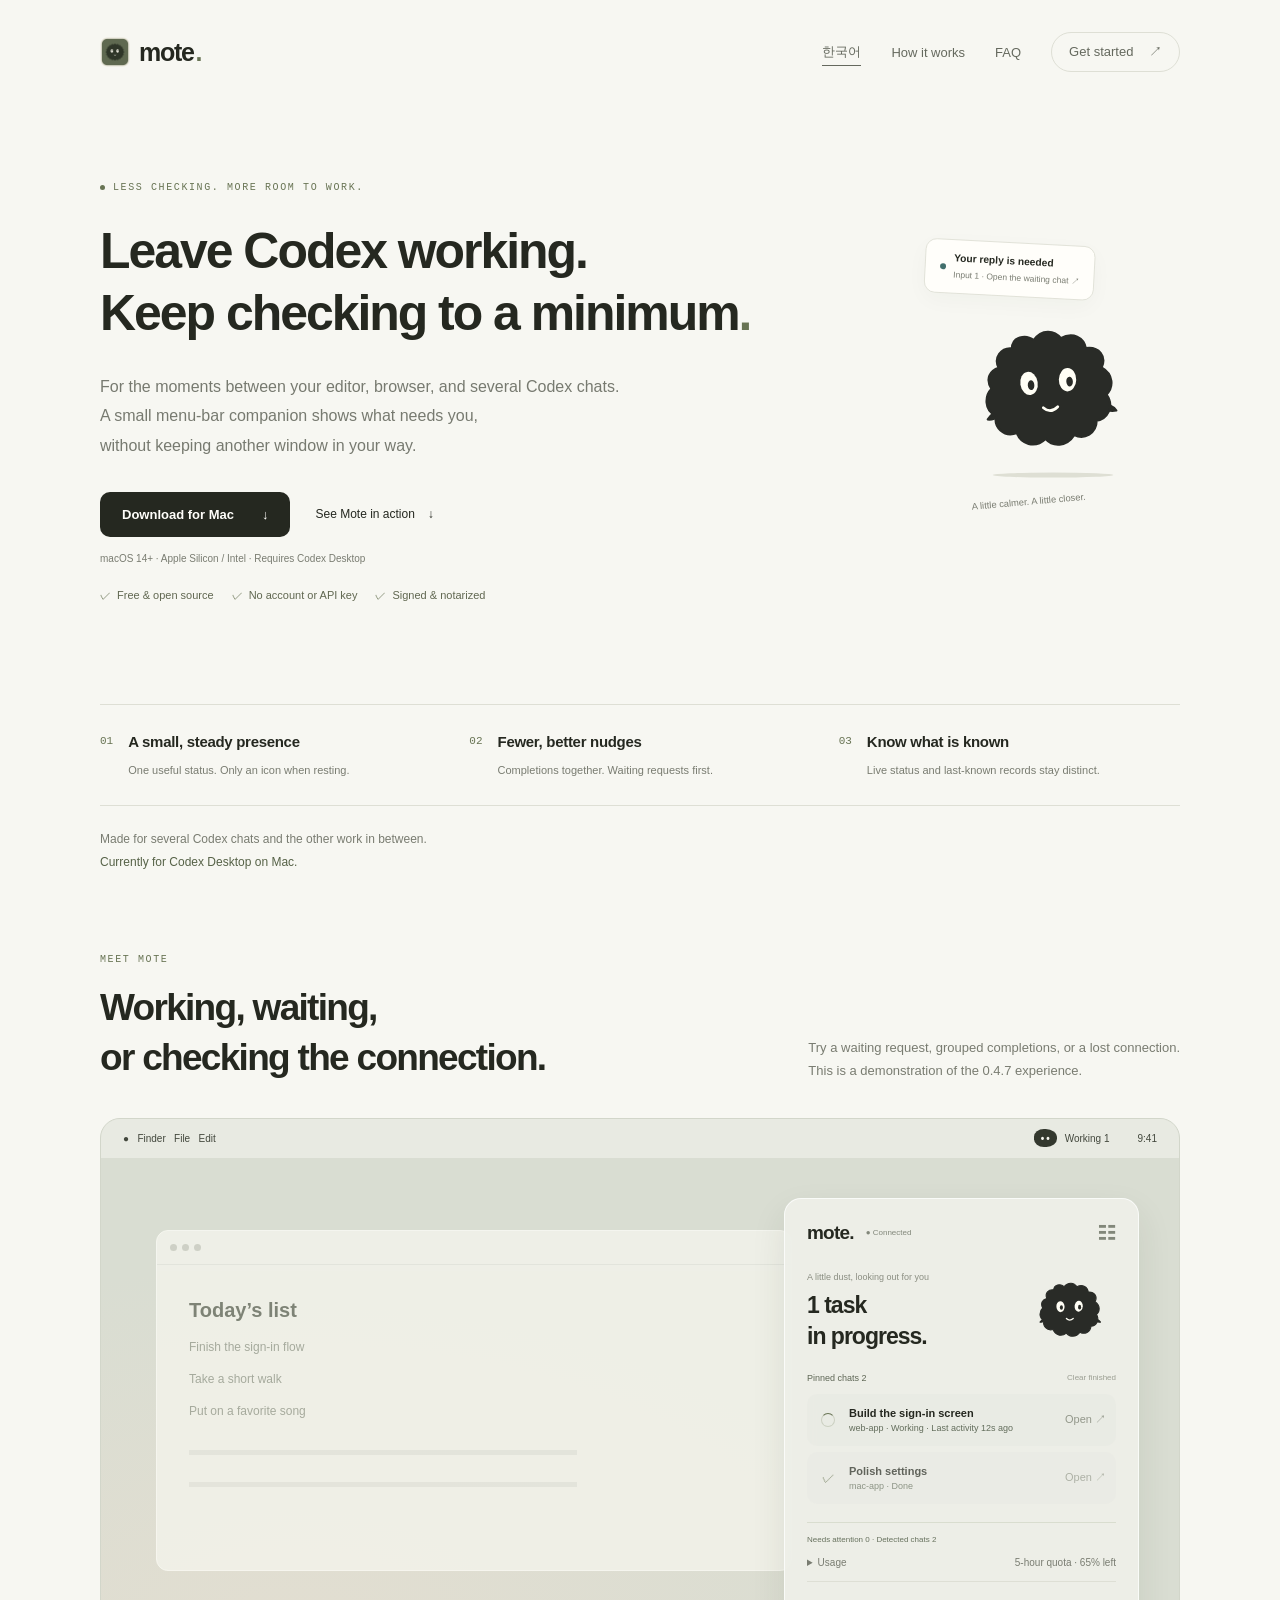
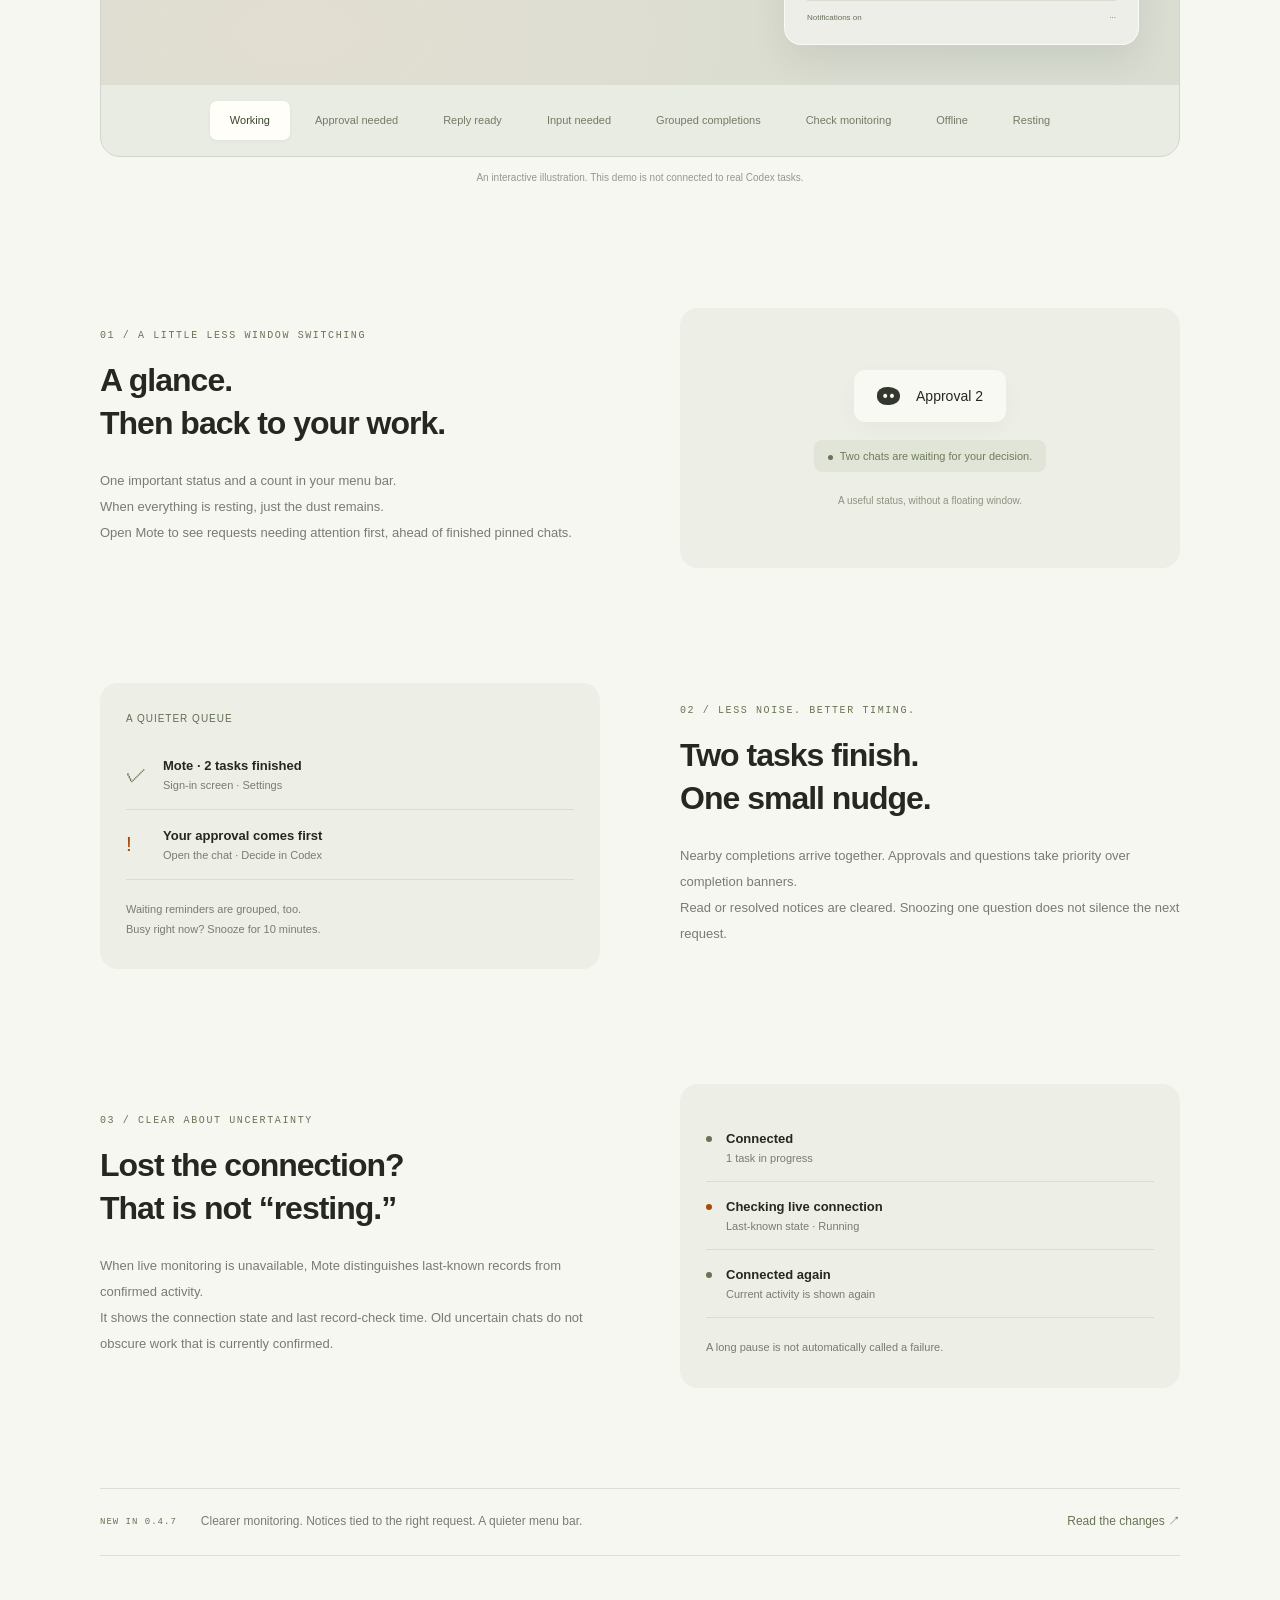
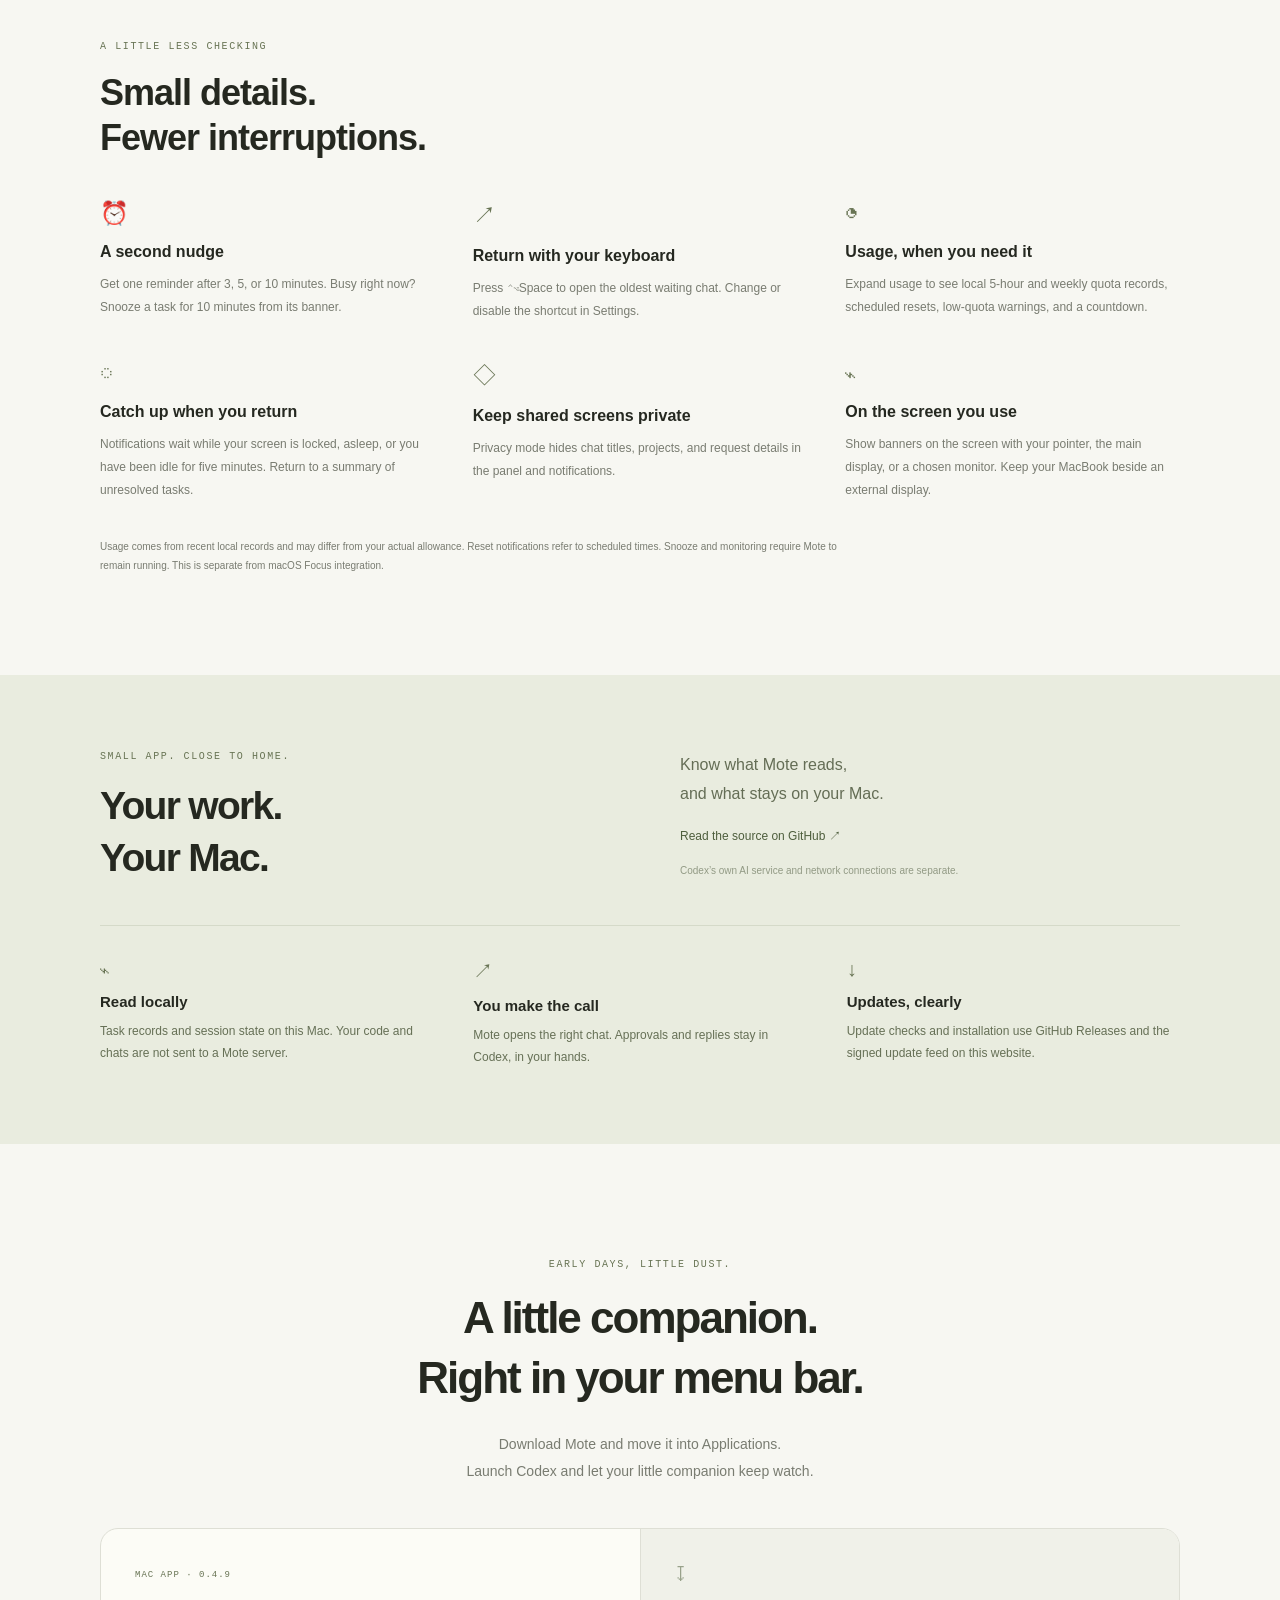
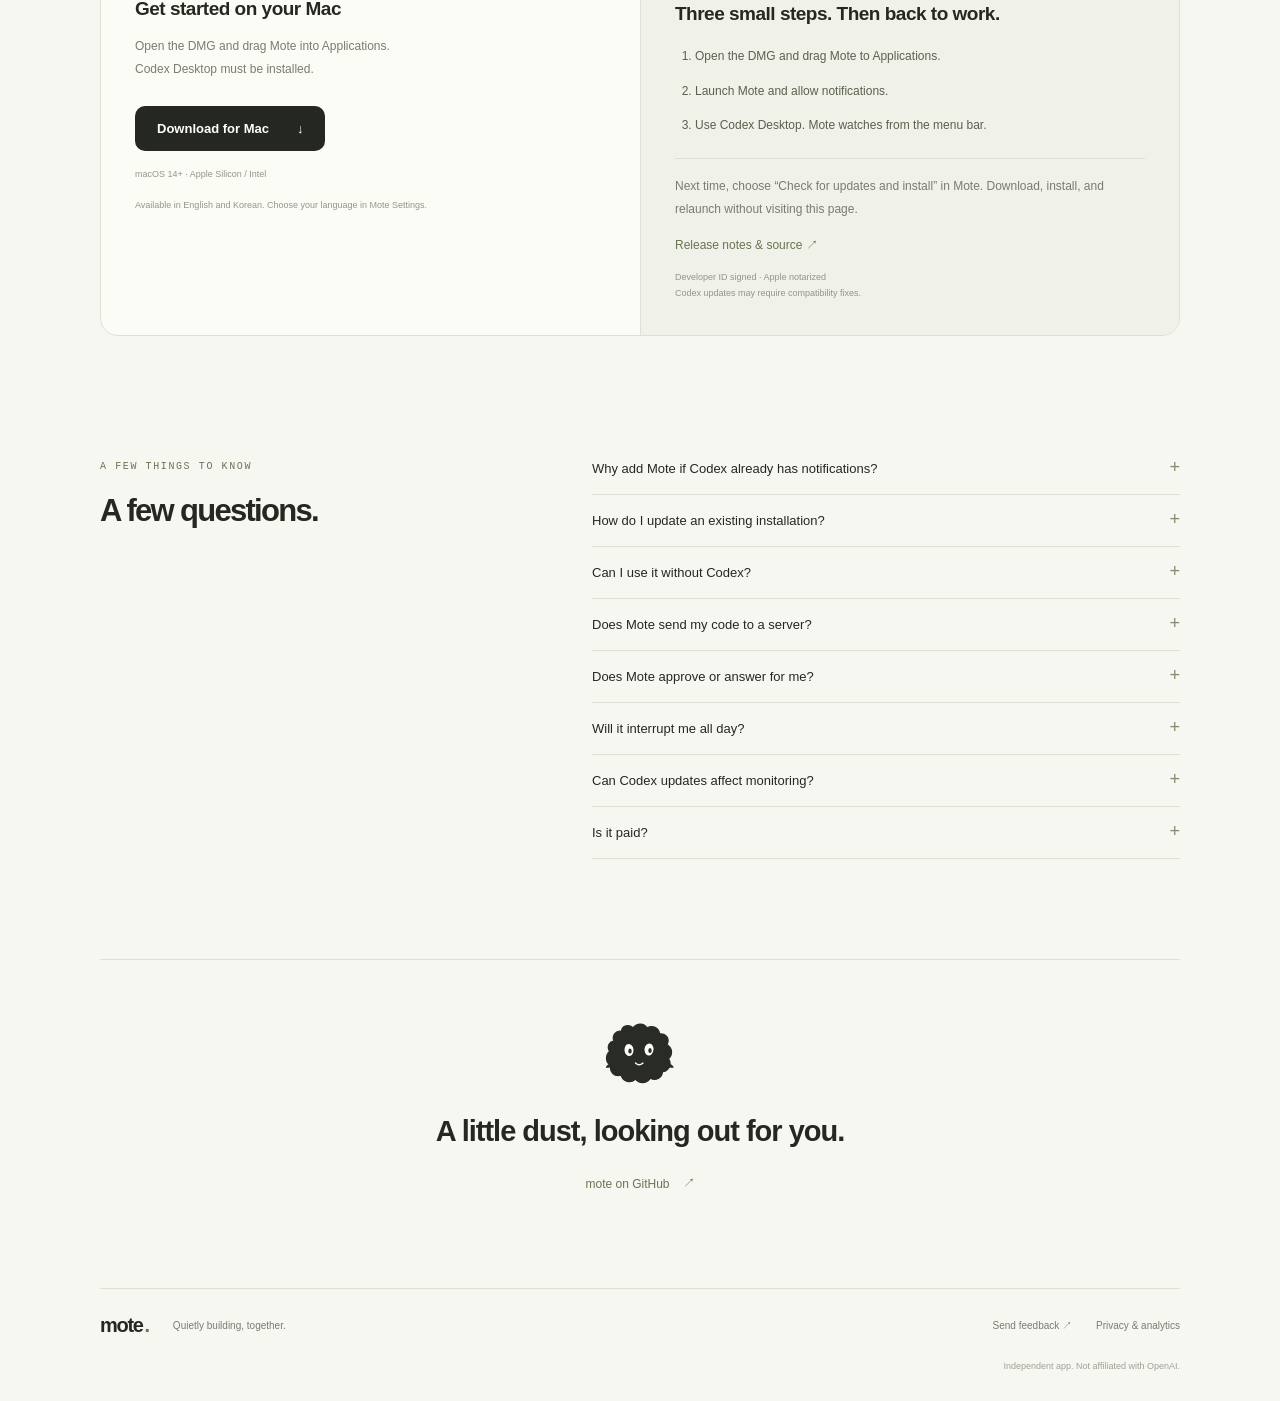
<file: website/index.html>
<!doctype html>
<html lang="ko">
<head>
<meta name="google-site-verification" content="votTLmRQbzjSKgXjunuqNsDkhGgTgWcQWk6kqSqsc9E" />
<meta charset="utf-8"><meta name="viewport" content="width=device-width,initial-scale=1">
<meta name="description" content="모트는 Codex Desktop의 여러 작업을 메뉴바에서 챙기는 Mac 앱이에요. 확인할 일은 먼저, 완료 알림은 모아서, 감지 상태가 불확실할 땐 구분해서 보여줘요.">
<link rel="alternate" hreflang="ko" href="https://shinhanseo.github.io/mote/"><link rel="alternate" hreflang="en" href="https://shinhanseo.github.io/mote/en/">
<link rel="canonical" href="https://shinhanseo.github.io/mote/">
<meta property="og:url" content="https://shinhanseo.github.io/mote/">
<meta property="og:image" content="https://shinhanseo.github.io/mote/assets/mote-icon.png">
<meta name="theme-color" content="#f7f7f2">
<meta property="og:title" content="Mote(모트) — Codex 작업은 맡겨두고, 확인할 일만 메뉴바에서"><meta property="og:description" content="모트는 Codex Desktop의 여러 작업을 메뉴바에서 챙기는 Mac 앱이에요. 확인할 일은 먼저, 완료 알림은 모아서, 감지 상태가 불확실할 땐 구분해서 보여줘요."><meta property="og:type" content="website">
<title>Mote(모트) — Codex 작업은 맡겨두고, 확인할 일만 메뉴바에서</title>
<link rel="icon" type="image/png" href="assets/mote-icon.png"><link rel="stylesheet" href="style-dark-dust.css?v=quiet-work-047">
<script src="analytics.js?v=1" defer></script>
<script src="app.js?v=quiet-work-047" defer></script>
</head>
<body>
<a class="skip-link" href="#main">본문으로 건너뛰기</a>
<header class="nav wrap"><a class="brand" href="#" aria-label="모트 홈"><img src="assets/mote-icon.png" alt="" width="30" height="30">mote<span>.</span></a><nav aria-label="메인 메뉴"><a class="language-switch" href="en/" data-language="en" lang="en">English</a><a href="#how">어떻게 쓰나요</a><a href="#questions">궁금한 점</a><a class="nav-start" href="#start">시작하기 <span aria-hidden="true">↗</span></a></nav></header>
<main id="main">
<section class="hero wrap">
<div class="eyebrow"><span class="live-dot"></span> LESS CHECKING. MORE ROOM TO WORK.</div>
<h1>Codex 작업은 맡겨두고,<br>확인할 일만 메뉴바에서<span class="period">.</span></h1>
<p class="hero-copy">에디터와 브라우저, 여러 Codex 대화 사이에서.<br>작은 먼지가 지금 확인할 일만 챙겨줘요.<br>창을 자꾸 열어보지 말고, 하던 일을 이어가세요.</p>
<div class="hero-actions"><a class="button dark" href="https://github.com/shinhanseo/mote/releases/download/v0.4.9/Mote-0.4.9.dmg">Mac용 다운로드 <span aria-hidden="true">↓</span></a><a class="text-link" href="#demo">어떻게 알려주나요 <span aria-hidden="true">↓</span></a></div>
<p class="hero-note">macOS 14+ · Apple Silicon / Intel · Codex Desktop 전용</p><div class="hero-trust"><span>무료 · 오픈소스</span><span>계정·API 키 없이</span><span>서명·공증 완료</span></div>
<div class="hero-art" aria-hidden="true"><div class="hero-whisper"><span class="whisper-dot"></span><div><b>지금 확인할 일, 하나</b><small>답변 1 · 기다리는 대화 열기 ↗</small></div></div><div class="fairy hero-fairy"><span class="eye left"></span><span class="eye right"></span><span class="mouth"></span><span class="arm left"></span><span class="arm right"></span></div><span class="art-note">조금 느슨하게, 든든하게.</span><span class="ground"></span></div>
</section>
<section class="flow-strip wrap" aria-label="모트의 세 가지 기준"><article><span>01</span><div><h2>작게, 계속 곁에</h2><p>중요한 상태 하나만. 쉬는 동안에는 아이콘만.</p></div></article><article><span>02</span><div><h2>알림은 덜, 필요한 일은 먼저</h2><p>완료는 모아서. 승인·입력 대기는 먼저.</p></div></article><article><span>03</span><div><h2>모르는 상태는 구분해서</h2><p>실시간 상태와 마지막 기록을 다르게 보여줘요.</p></div></article></section>
<p class="position-note wrap">여러 Codex 대화를 맡겨두고, 다른 일을 오가는 사람을 위해. <strong>현재는 Mac의 Codex Desktop 전용이에요.</strong></p>
<section id="demo" class="demo-section wrap" aria-labelledby="demo-title">
<div class="section-top"><div><span class="overline">MEET MOTE</span><h2 id="demo-title">일하는 중, 기다리는 중,<br>확인할 수 없는 중도 달라요.</h2></div><p>대기 요청, 모아 알림, 감지 확인을 눌러보세요.<br>0.4.7의 메뉴바와 알림 방식을 체험할 수 있어요.</p></div>
<div class="demo-stage" data-state="working">
<div class="desktop-top"><span class="desktop-left">● &nbsp; Finder &nbsp; 파일 &nbsp; 편집</span><div class="desktop-right"><span class="menu-fairy" aria-hidden="true">••</span><span id="menu-label">진행 1</span><span class="fake-clock">9:41</span></div></div>
<div class="desktop-content"><div class="demo-toast" id="demo-toast" hidden><span id="toast-symbol" aria-hidden="true">!</span><div><b id="toast-title"></b><small>로그인 화면 구현</small></div><span class="toast-hint">↗</span></div><div class="background-window" aria-hidden="true"><div class="window-dots"><i></i><i></i><i></i></div><div class="background-code"><span>오늘 할 일</span><p>로그인 흐름 마무리하기</p><p>잠깐 산책 다녀오기</p><p>좋아하는 음악 틀어두기</p><div class="code-lines"></div></div></div>
<div class="product-window"><div class="product-head"><b>mote.</b><span id="demo-connection">● 연결됨</span><span aria-hidden="true">☷</span></div>
<div class="product-intro"><div><small>작은 먼지가 챙겨둘게요</small><h3 id="demo-headline">1개 작업이<br>진행 중이에요.</h3></div><div class="fairy product-fairy" aria-hidden="true"><span class="envelope">✉</span><span id="demo-badge" class="fairy-badge" hidden></span></div></div>
<div class="product-list-label"><span id="demo-list-label">고정한 대화 2</span><span>완료 정리</span></div>
<div class="product-row"><span id="demo-status-icon" class="status-icon spinner" aria-hidden="true"></span><div><b>로그인 화면 구현</b><small id="demo-row-status">web-app · 작업 중 · 마지막 활동 12초 전</small><p class="request-reason" id="request-reason" hidden></p></div><span class="demo-open">열기 ↗</span></div>
<div class="product-list-label" id="demo-quiet-label" hidden><span>고정한 대화 1</span></div><div class="product-row muted-row" id="demo-second-row"><span class="status-icon" aria-hidden="true">✓</span><div><b>설정 화면 다듬기</b><small>mac-app · 완료</small></div><span>열기 ↗</span></div>
<div class="product-foot"><span id="demo-summary">확인할 작업 0 · 감지한 대화 2</span></div>
<details class="demo-usage"><summary>사용량 <span>5시간 65% 남음</span></summary><p>로컬 기록 기준 · 초기화 예정 시각 표시</p><progress value="65" max="100">65%</progress></details>
<div class="product-foot"><span>알림 켜짐</span><span>···</span></div></div></div>
<div class="demo-toolbar" role="group" aria-label="모트 상태 체험"><button type="button" data-demo="working" aria-pressed="true">작업 중</button><button type="button" data-demo="approval" aria-pressed="false">승인 필요</button><button type="button" data-demo="unread" aria-pressed="false">답변 도착</button><button type="button" data-demo="answer" aria-pressed="false">입력 필요</button><button type="button" data-demo="batch" aria-pressed="false">완료 모아보기</button><button type="button" data-demo="unknown" aria-pressed="false">감지 확인</button><button type="button" data-demo="offline" aria-pressed="false">연결 끊김</button><button type="button" data-demo="idle" aria-pressed="false">쉬는 중</button></div>
</div><p class="demo-disclaimer">기능을 설명하기 위한 인터랙티브 데모입니다. 실제 Codex 작업에 연결되지 않아요.</p><p id="demo-announcement" class="sr-only" aria-live="polite"></p>
</section>
<section id="how" class="features wrap">
<article class="feature"><div class="feature-copy"><span class="overline">01 / A LITTLE LESS WINDOW SWITCHING</span><h2>한 번 보고,<br>다시 하던 일로.</h2><p>메뉴바에는 중요한 상태 하나와 숫자만.<br>정상적으로 쉬는 동안에는 작은 먼지만 남아요.<br>펼치면 고정한 완료 대화보다 지금 확인할 일이 먼저 보여요.</p></div><div class="mini-scene"><div class="mini-menu"><div class="mini-dust" aria-hidden="true">••</div><span>승인 2</span></div><div class="note-bubble"><span class="note-dot"></span>지금 결정이 필요한 대화 두 개.</div><div class="scene-caption">떠 있는 창 없이, 메뉴바에서 한눈에.</div></div></article>
<article class="feature reverse"><div class="feature-copy"><span class="overline">02 / LESS NOISE. BETTER TIMING.</span><h2>두 작업이 끝나도,<br>한 번만 불러줄게요.</h2><p>비슷한 시각의 완료는 모아서 알려줘요.<br>승인·질문은 완료 토스트보다 먼저 보여주고, 읽거나 해결한 알림은 정리해요.<br>이전 질문을 미뤘다고 새 요청까지 조용해지지는 않아요.</p></div><div class="notice-scene"><span class="scene-heading">조금 더 조용한 알림 순서</span><div class="notice-example"><span>✓</span><div><b>모트 · 작업 2개가 끝났어요</b><small>로그인 화면 · 설정 화면</small></div></div><div class="notice-example attention-example"><span>!</span><div><b>승인이 필요하면 먼저</b><small>대화 열기 · 결정은 Codex에서</small></div></div><p>오래 기다린 작업의 재알림도 모아서.<br>지금 바쁘다면 10분 뒤로 미뤄요.</p></div></article>
<article class="feature"><div class="feature-copy"><span class="overline">03 / CLEAR ABOUT UNCERTAINTY</span><h2>연결이 끊긴 건,<br>쉬는 중과 다르니까.</h2><p>실시간 감지가 끊기면 마지막 기록과 현재 확인된 상태를 구분해요.<br>연결 상태와 마지막 기록 확인 시각을 보여주고,<br>오래된 미확인 대화가 정상적인 현재 작업을 가리지 않게 했어요.</p></div><div class="connection-scene"><div><span class="connection-dot"></span><b>연결됨</b><small>1개 작업 진행 중</small></div><div><span class="connection-dot uncertain"></span><b>실시간 연결 확인 중</b><small>마지막 기록 · 작업 중</small></div><div><span class="connection-dot"></span><b>다시 연결됨</b><small>확인된 현재 상태를 다시 표시</small></div><p>오래 변화가 없다고 실패로 단정하지 않아요.</p></div></article>
</section>
<section class="release-strip wrap"><span class="release-badge">NEW IN 0.4.7</span><p>감지 상태를 더 명확하게. 알림은 해당 요청에 맞게. 메뉴바는 더 조용하게.</p><a class="text-link" href="https://github.com/shinhanseo/mote/releases/tag/v0.4.7">바뀐 내용 보기 ↗</a></section>
<section class="extras wrap"><span class="overline">A LITTLE LESS CHECKING</span><h2>작은 기능들이,<br>확인하는 시간을 줄여줘요.</h2><div class="extras-grid"><article><span aria-hidden="true">⏰</span><h3>놓친 질문을 한 번 더</h3><p>승인·질문이 남아 있으면 3·5·10분 뒤 한 번 더. 지금 바쁘다면 토스트에서 10분 뒤로 미룰 수 있어요.</p></article><article><span aria-hidden="true">↗</span><h3>키보드로 바로 돌아가기</h3><p>⌃⌥Space로 가장 오래 기다린 대화를 열어요. 단축키는 설정에서 변경하거나 끌 수 있어요.</p></article><article><span aria-hidden="true">◔</span><h3>사용량은 필요할 때만</h3><p>접힌 사용량을 열면 5시간·주간 잔여량과 초기화 예정 시각을 확인해요. 20%·5% 임계 알림과 카운트다운도 지원해요.</p></article><article><span aria-hidden="true">◌</span><h3>자리 비운 사이도 챙기기</h3><p>잠금·화면 꺼짐·5분 이상 입력 없음 동안 알림을 모아두고, 돌아오면 아직 처리하지 않은 작업만 요약해요.</p></article><article><span aria-hidden="true">◇</span><h3>공유 화면에서는 조용하게</h3><p>개인정보 모드를 켜면 팝오버와 알림에서 대화 제목·프로젝트·요청 상세를 숨겨요.</p></article><article><span aria-hidden="true">⌁</span><h3>지금 쓰는 화면으로</h3><p>마우스가 있는 화면, 주 모니터, 원하는 모니터. 맥북 옆에 외장 모니터를 연결해도 알림 위치를 직접 고를 수 있어요.</p></article></div><p class="extras-note">사용량은 최근 로컬 기록 기준이며 실제 잔여량과 다를 수 있어요. 초기화 알림은 예정 시각 안내입니다. 스누즈·감지는 Mote 실행 중 작동하며 macOS 집중 모드 연동과는 별개예요.</p></section>
<section class="local-section"><div class="wrap local-inner"><div><span class="overline">SMALL APP. CLOSE TO HOME.</span><h2>당신의 작업은,<br>당신의 Mac에.</h2></div><div class="local-copy"><p>무엇을 읽고, 어디로 연결하는지.<br>설치하기 전에 알아두세요.</p><a class="text-link" href="https://github.com/shinhanseo/mote" target="_blank" rel="noopener">GitHub에서 소스 확인하기 ↗</a><small>Codex 자체의 AI 서비스 이용과 네트워크 연결은 별개예요.</small></div></div><div class="wrap trust-grid"><article><span aria-hidden="true">⌁</span><h3>Mac 안에서 감지해요</h3><p>로컬 작업 기록과 대화 상태를 읽어요. 코드와 대화를 Mote 서버로 보내지 않아요.</p></article><article><span aria-hidden="true">↗</span><h3>결정은 직접 해요</h3><p>모트는 필요한 대화를 열어줘요. 승인과 답변은 Codex에서 직접 진행하세요.</p></article><article><span aria-hidden="true">↓</span><h3>업데이트 연결은 따로</h3><p>업데이트 확인·설치는 GitHub 릴리스와 이 홈페이지의 서명된 업데이트 목록을 이용해요.</p></article></div></section>
<section id="start" class="start wrap"><span class="overline">EARLY DAYS, LITTLE DUST.</span><h2>작은 동료를<br>당신의 메뉴바에.</h2><p>모트를 내려받고 응용 프로그램 폴더로 옮겨주세요.<br>Codex를 켜면 작은 동료가 작업을 챙기기 시작해요.</p><div class="start-options"><div><span class="release-badge">MAC APP · 0.4.9</span><h3>Mac에서 바로 시작하기</h3><p>DMG를 열고 Mote를 응용 프로그램 폴더로 옮겨주세요.<br>Codex Desktop이 설치되어 있어야 해요.</p><a class="button dark" href="https://github.com/shinhanseo/mote/releases/download/v0.4.9/Mote-0.4.9.dmg">Mac용 다운로드 <span aria-hidden="true">↓</span></a><small>macOS 14+ · Apple Silicon / Intel</small></div><div class="release-note"><span class="release-icon" aria-hidden="true">↧</span><h3>처음 한 번만 준비해 주세요.</h3><ol class="install-steps"><li>DMG를 열고 Mote를 응용 프로그램으로 옮겨요.</li><li>모트를 실행하고 알림을 허용해 주세요.</li><li>Codex Desktop에서 평소처럼 작업하세요.</li></ol><p class="update-detail">다음부터는 앱의 ‘업데이트 확인 및 설치’에서.<br>다운로드부터 설치·재실행까지 이어져요.</p><a class="text-link" href="https://github.com/shinhanseo/mote/releases" target="_blank" rel="noopener">변경 내용과 소스 보기 ↗</a><small>Developer ID 서명 · Apple 공증 완료<br>Codex 업데이트에 따라 감지 기능의 대응이 필요할 수 있어요.</small></div></div></section>
<section id="questions" class="faq wrap"><div><span class="overline">A FEW THINGS TO KNOW</span><h2>궁금한 점.</h2></div><div class="faq-list"><details><summary>Codex에도 알림이 있는데, 모트는 왜 쓰나요?</summary><p>Codex에도 알림과 Activity 화면이 있어요. 모트는 다른 앱을 쓰는 동안 작은 메뉴바 표시로 상태를 보고, 알림을 모아 받고, 기다리는 작업으로 돌아가고 싶은 사람을 위한 선택이에요. 기본 기능으로 충분하다면 모트가 꼭 필요하지는 않아요.</p></details><details><summary>기존 앱은 어떻게 업데이트하나요?</summary><p>Mote를 종료하고 새 DMG의 앱을 응용 프로그램 폴더로 옮겨 기존 앱을 대치하세요. 설정은 유지됩니다. 0.4.0부터 설정의 업데이트 확인 및 설치를 누르면 서명된 새 버전을 내려받아 설치하고 재실행해요. 0.3.1 이하 사용자는 이번 한 번 홈페이지에서 교체해 주세요. 이후에는 앱 안에서 설치할 수 있어요. 자동 확인을 켜면 새 버전 안내를 받으며, 설치는 확인 후 진행돼요.</p></details><details><summary>Codex 없이도 쓸 수 있나요?</summary><p>모트는 Codex Desktop의 작업을 살펴보는 보조 앱이에요. 설치된 Codex Desktop과 로컬 작업 기록이 필요합니다. 현재 공개 버전은 Codex Desktop만 지원하며, 다른 AI 도구와 아이폰 연동은 포함하지 않아요.</p></details><details><summary>제 코드를 외부 서버로 보내나요?</summary><p>모트의 작업 감지는 Mac 안에서 이뤄져요. 대화나 코드를 모트의 서버로 보내지 않습니다. 다만 Codex 자체의 AI 서비스 이용과, GitHub 업데이트 확인은 별개예요.</p></details><details><summary>자동으로 승인하거나 답변을 보내나요?</summary><p>아니요. 모트는 상태를 알려주고 해당 대화로 이동시켜 줍니다. 실제 승인과 답변은 Codex에서 직접 해요.</p></details><details><summary>계속 켜두면 시끄럽지 않나요?</summary><p>승인·질문·완료·오류 알림과 소리를 따로 설정할 수 있어요. 30분 동안 알림을 쉬거나, 답변을 나중에 보기로 남겨둘 수도 있습니다. macOS의 동작 줄이기 설정도 따릅니다.</p></details><details><summary>업데이트 후 감지가 달라질 수도 있나요?</summary><p>네. 현재 Codex Desktop의 로컬 데이터와 비공개 실시간 연결 방식에 의존합니다. Codex 업데이트에 따라 대응이 필요할 수 있으며, 지원하지 않는 연결 형식은 앱의 진단 화면에 표시해요.</p></details><details><summary>유료인가요?</summary><p>현재 무료로 내려받을 수 있으며 소스도 공개되어 있어요. 유료 상품이나 결제는 아직 제공하지 않으며, 향후 가격 정책도 정하지 않았어요.</p></details></div></section>
<section class="outro wrap"><div class="fairy outro-fairy" aria-hidden="true"><span class="eye left"></span><span class="eye right"></span><span class="mouth"></span></div><h2>작은 먼지가 챙겨둘게요.</h2><a class="text-link" href="https://github.com/shinhanseo/mote" target="_blank" rel="noopener">mote on GitHub <span aria-hidden="true">↗</span></a></section>
</main><footer class="footer wrap"><a class="brand" href="#">mote<span>.</span></a><span>조용히, 같이 만드는 중.</span><a href="https://github.com/shinhanseo/mote/issues" target="_blank" rel="noopener">피드백 보내기 ↗</a><a href="analytics.html">개인정보·방문 통계 설정</a><small>Independent app. Not affiliated with OpenAI.</small></footer>
</body></html>
</file>
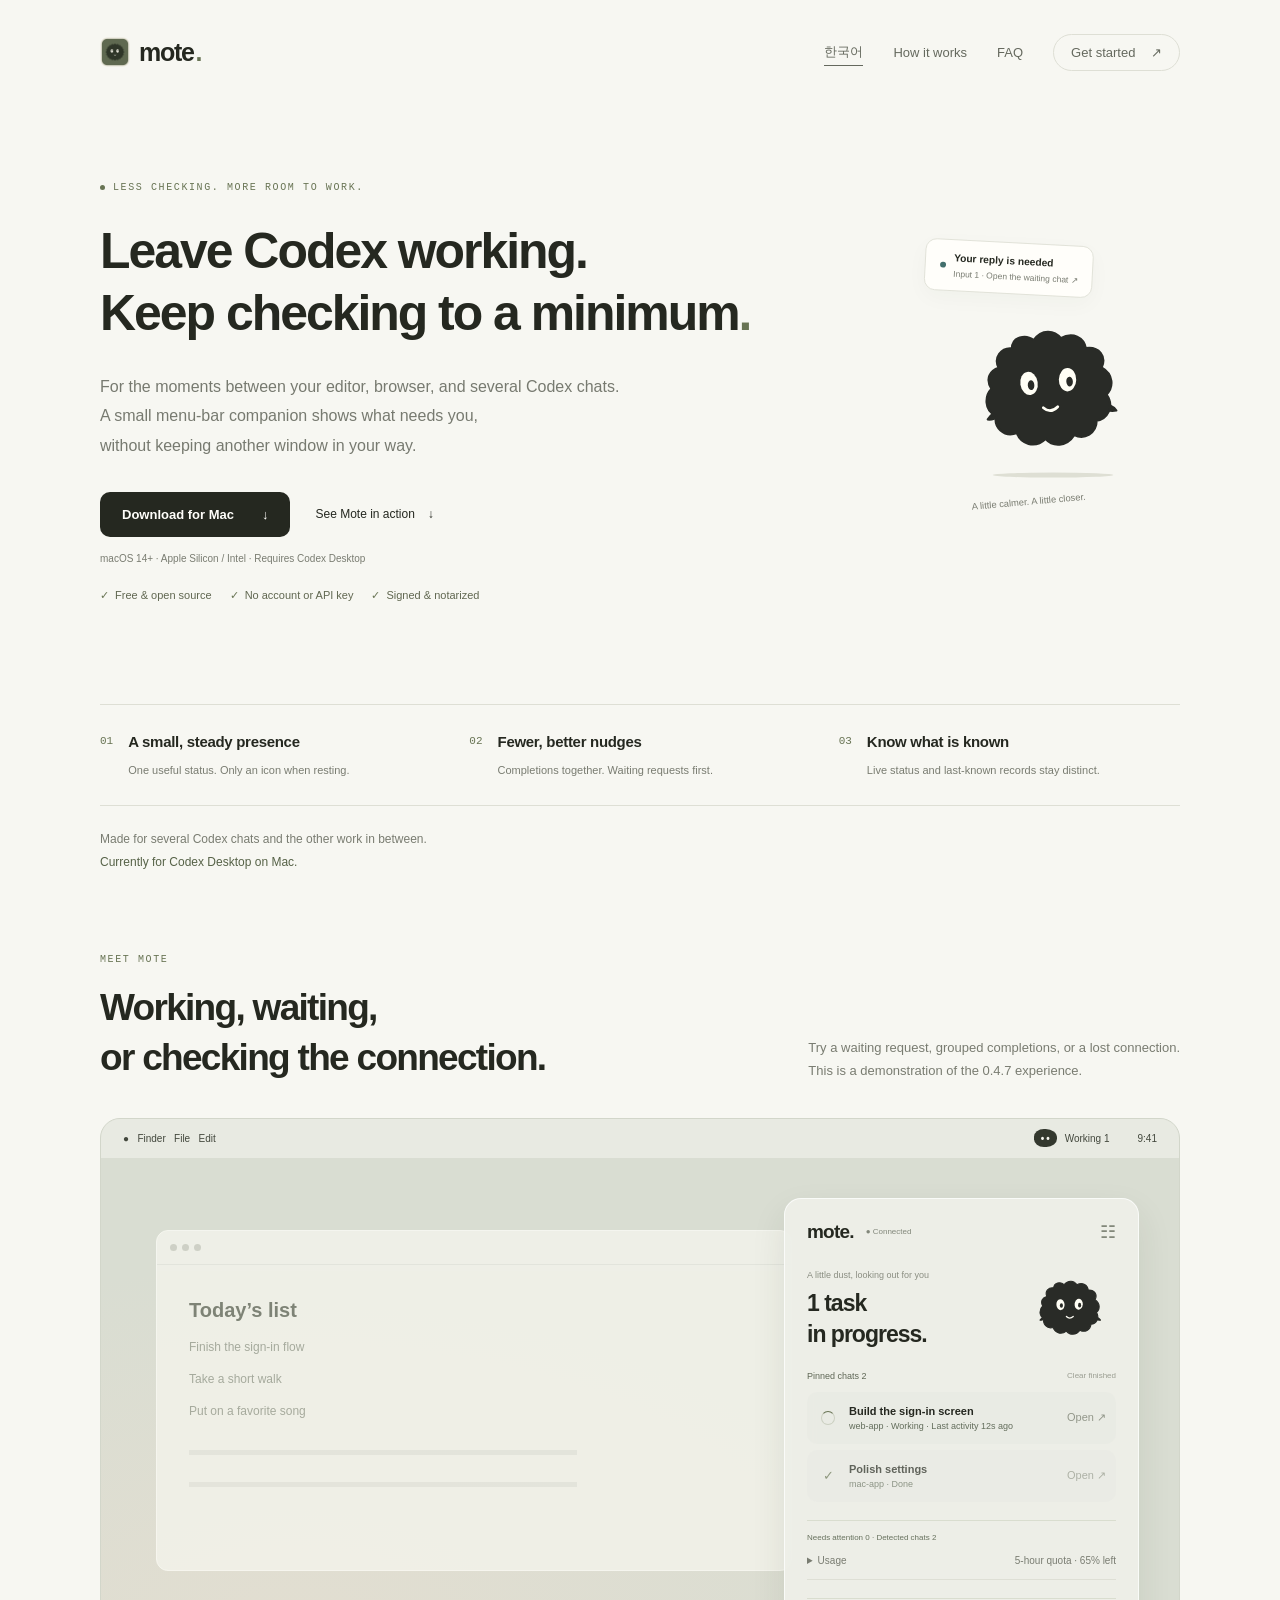
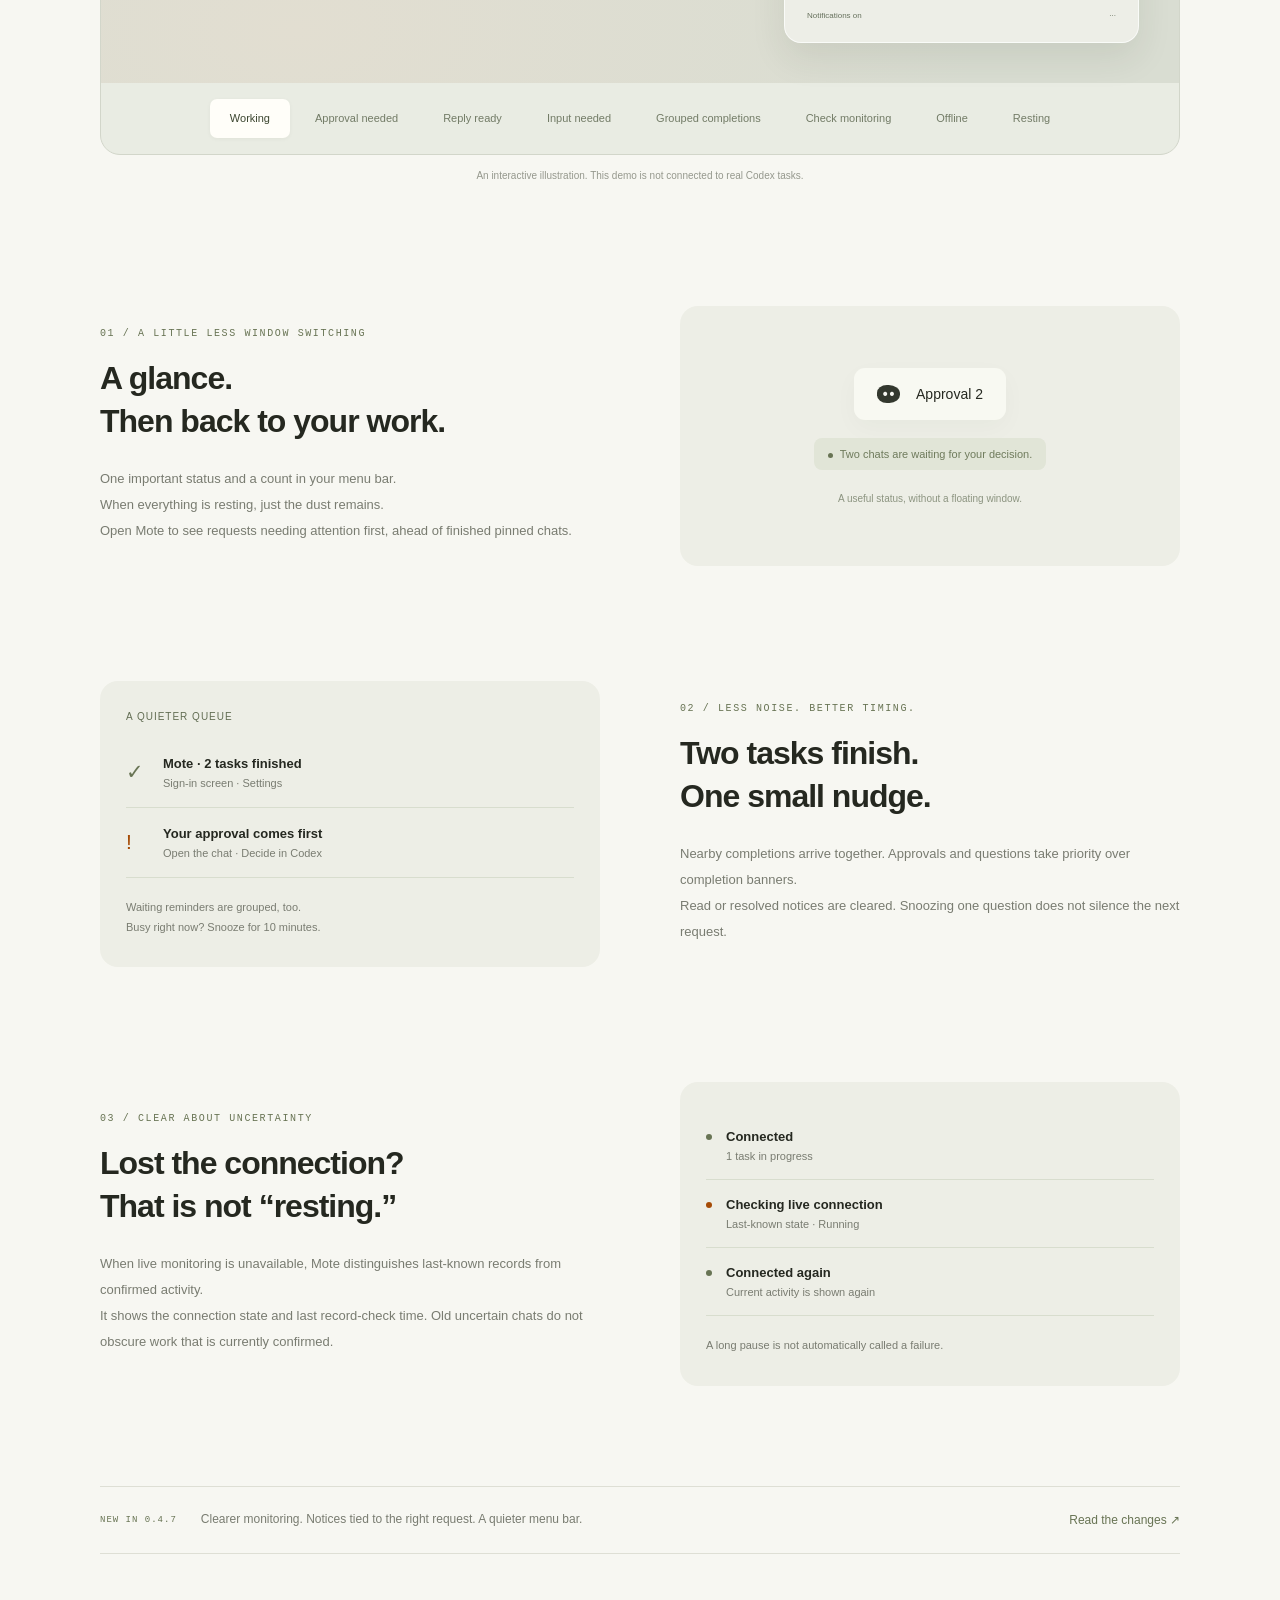
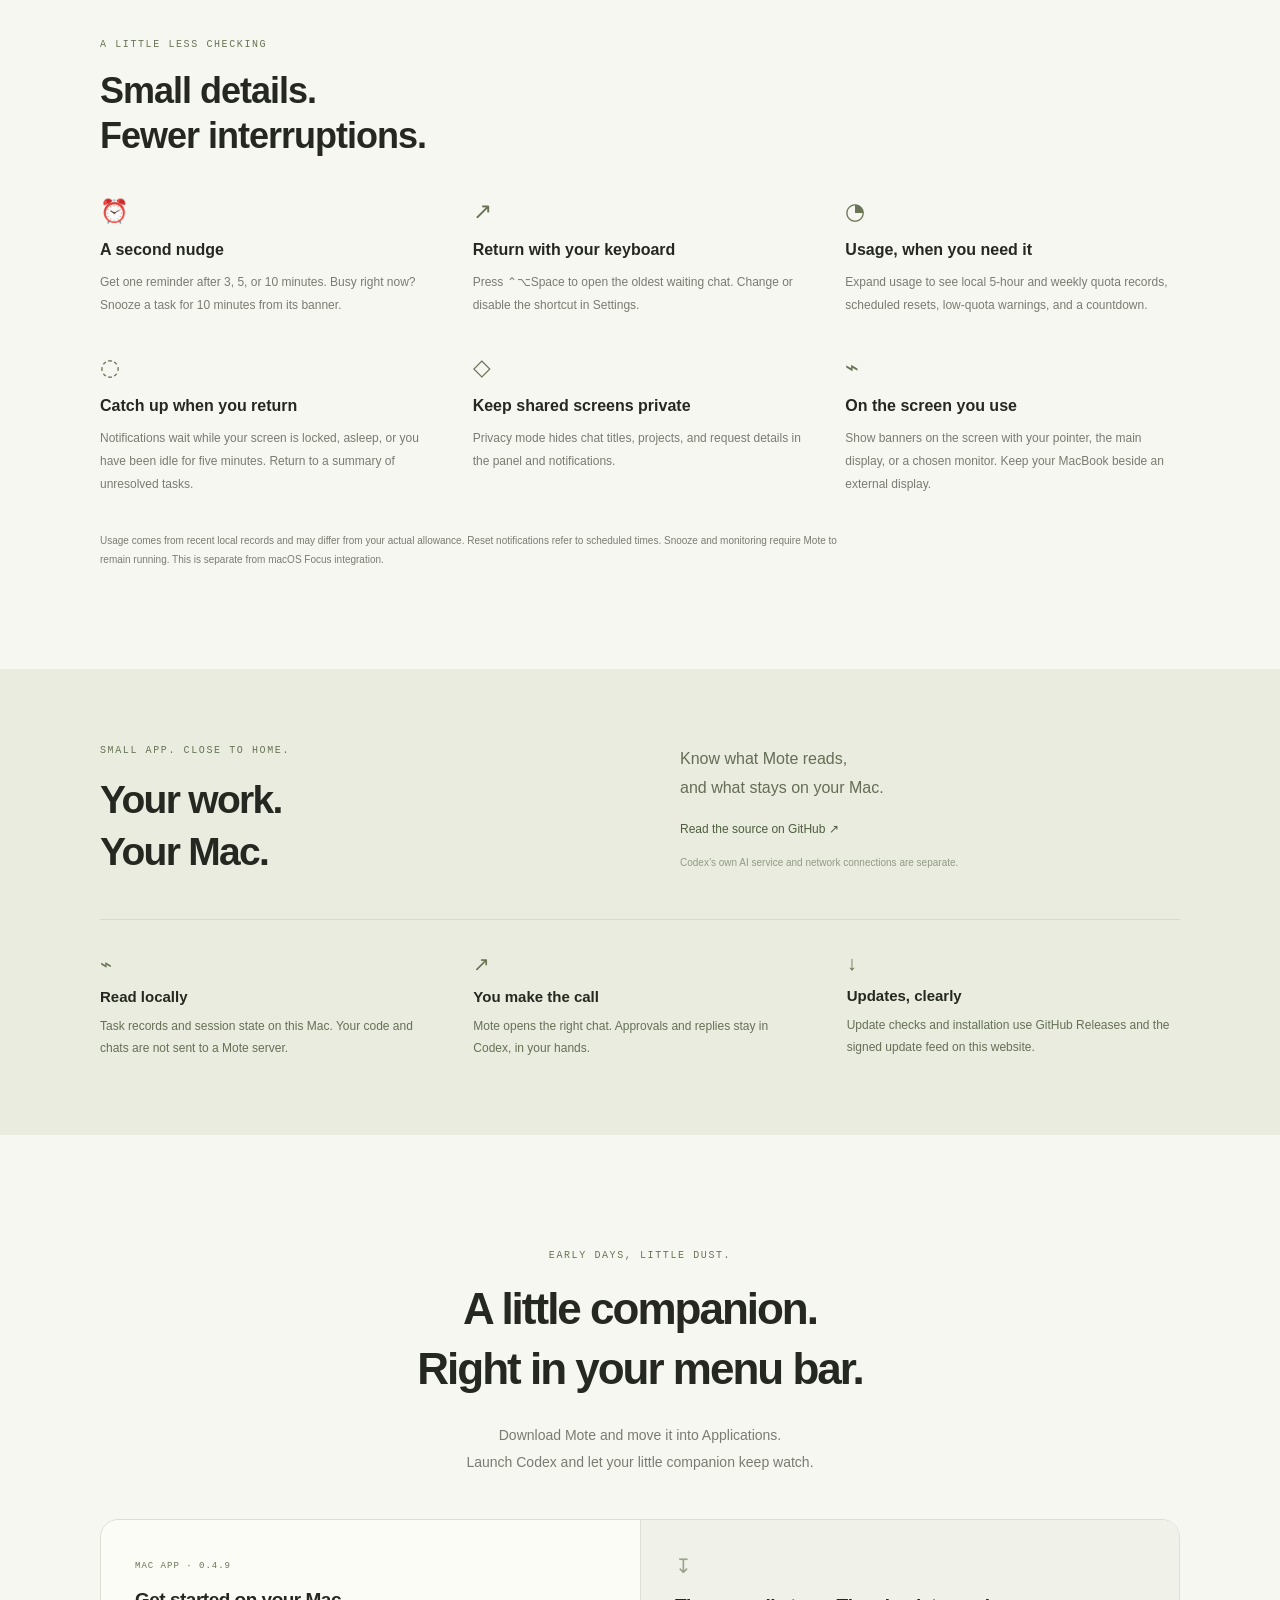
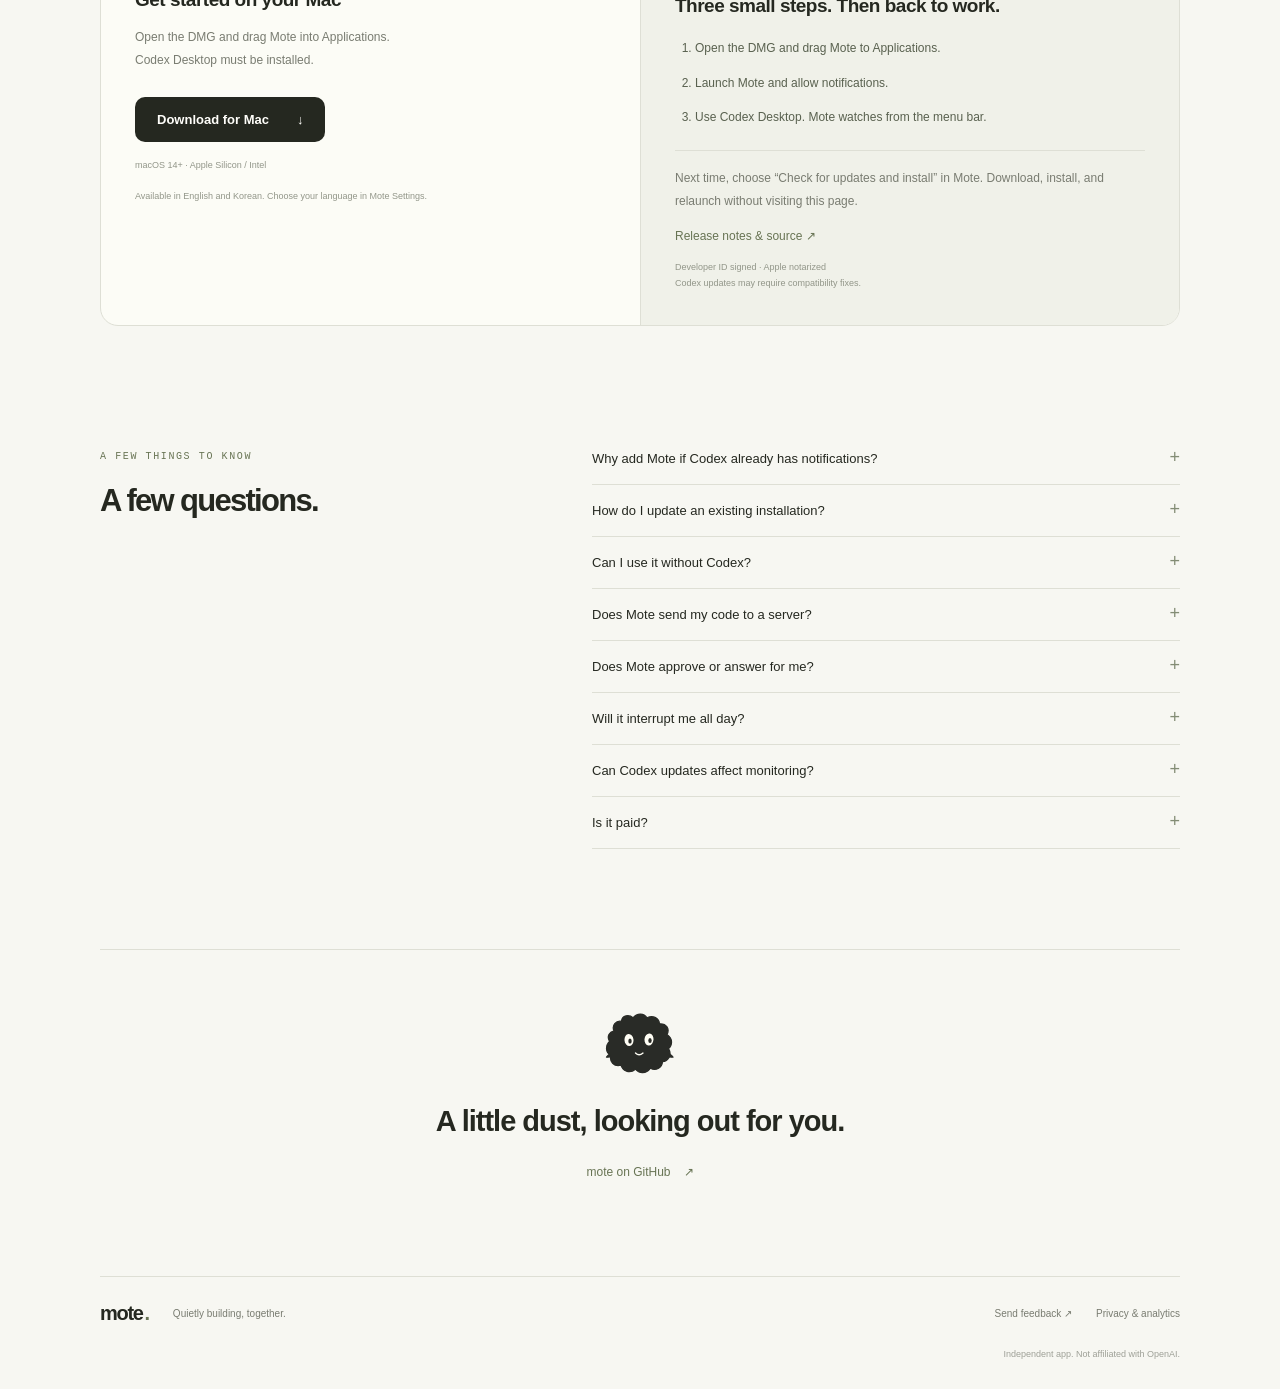
<file: website/en/index.html>
<!doctype html>
<html lang="en">
<head>
<meta charset="utf-8"><meta name="viewport" content="width=device-width,initial-scale=1">
<meta name="description" content="Mote keeps Codex Desktop work visible in your Mac menu bar. See what needs attention, group completion alerts, and distinguish live status from last-known records.">
<link rel="alternate" hreflang="ko" href="https://shinhanseo.github.io/mote/"><link rel="alternate" hreflang="en" href="https://shinhanseo.github.io/mote/en/">
<link rel="canonical" href="https://shinhanseo.github.io/mote/en/">
<meta property="og:url" content="https://shinhanseo.github.io/mote/en/">
<meta property="og:image" content="https://shinhanseo.github.io/mote/assets/mote-icon.png">
<meta name="theme-color" content="#f7f7f2">
<meta property="og:title" content="Mote — Less checking. A quieter menu bar for Codex."><meta property="og:description" content="Mote keeps Codex Desktop work visible in your Mac menu bar. See what needs attention, group completion alerts, and distinguish live status from last-known records."><meta property="og:type" content="website">
<title>Mote — Less checking. A quieter menu bar for Codex.</title>
<link rel="icon" type="image/png" href="../assets/mote-icon.png"><link rel="stylesheet" href="../style-dark-dust.css?v=quiet-work-047">
<script src="../analytics.js?v=1" defer></script>
<script src="../app.js?v=quiet-work-047" defer></script>
</head>
<body>
<a class="skip-link" href="#main">Skip to content</a>
<header class="nav wrap"><a class="brand" href="#" aria-label="Mote home"><img src="../assets/mote-icon.png" alt="" width="30" height="30">mote<span>.</span></a><nav aria-label="Main navigation"><a class="language-switch" href="../" data-language="ko" lang="ko">한국어</a><a href="#how">How it works</a><a href="#questions">FAQ</a><a class="nav-start" href="#start">Get started <span aria-hidden="true">↗</span></a></nav></header>
<main id="main">
<section class="hero wrap">
<div class="eyebrow"><span class="live-dot"></span> LESS CHECKING. MORE ROOM TO WORK.</div>
<h1>Leave Codex working.<br>Keep checking to a minimum<span class="period">.</span></h1>
<p class="hero-copy">For the moments between your editor, browser, and several Codex chats.<br>A small menu-bar companion shows what needs you,<br>without keeping another window in your way.</p>
<div class="hero-actions"><a class="button dark" href="https://github.com/shinhanseo/mote/releases/download/v0.4.9/Mote-0.4.9.dmg">Download for Mac <span aria-hidden="true">↓</span></a><a class="text-link" href="#demo">See Mote in action <span aria-hidden="true">↓</span></a></div>
<p class="hero-note">macOS 14+ · Apple Silicon / Intel · Requires Codex Desktop</p><div class="hero-trust"><span>Free &amp; open source</span><span>No account or API key</span><span>Signed &amp; notarized</span></div>
<div class="hero-art" aria-hidden="true"><div class="hero-whisper"><span class="whisper-dot"></span><div><b>Your reply is needed</b><small>Input 1 · Open the waiting chat ↗</small></div></div><div class="fairy hero-fairy"><span class="eye left"></span><span class="eye right"></span><span class="mouth"></span><span class="arm left"></span><span class="arm right"></span></div><span class="art-note">A little calmer. A little closer.</span><span class="ground"></span></div>
</section>
<section class="flow-strip wrap" aria-label="Mote’s three priorities"><article><span>01</span><div><h2>A small, steady presence</h2><p>One useful status. Only an icon when resting.</p></div></article><article><span>02</span><div><h2>Fewer, better nudges</h2><p>Completions together. Waiting requests first.</p></div></article><article><span>03</span><div><h2>Know what is known</h2><p>Live status and last-known records stay distinct.</p></div></article></section>
<p class="position-note wrap">Made for several Codex chats and the other work in between. <strong>Currently for Codex Desktop on Mac.</strong></p>
<section id="demo" class="demo-section wrap" aria-labelledby="demo-title">
<div class="section-top"><div><span class="overline">MEET MOTE</span><h2 id="demo-title">Working, waiting,<br>or checking the connection.</h2></div><p>Try a waiting request, grouped completions, or a lost connection.<br>This is a demonstration of the 0.4.7 experience.</p></div>
<div class="demo-stage" data-state="working">
<div class="desktop-top"><span class="desktop-left">● &nbsp; Finder &nbsp; File &nbsp; Edit</span><div class="desktop-right"><span class="menu-fairy" aria-hidden="true">••</span><span id="menu-label">Working 1</span><span class="fake-clock">9:41</span></div></div>
<div class="desktop-content"><div class="demo-toast" id="demo-toast" hidden><span id="toast-symbol" aria-hidden="true">!</span><div><b id="toast-title"></b><small>Implement login screen</small></div><span class="toast-hint">↗</span></div><div class="background-window" aria-hidden="true"><div class="window-dots"><i></i><i></i><i></i></div><div class="background-code"><span>Today’s list</span><p>Finish the sign-in flow</p><p>Take a short walk</p><p>Put on a favorite song</p><div class="code-lines"></div></div></div>
<div class="product-window"><div class="product-head"><b>mote.</b><span id="demo-connection">● Connected</span><span aria-hidden="true">☷</span></div>
<div class="product-intro"><div><small>A little dust, looking out for you</small><h3 id="demo-headline">1 task<br>in progress.</h3></div><div class="fairy product-fairy" aria-hidden="true"><span class="envelope">✉</span><span id="demo-badge" class="fairy-badge" hidden></span></div></div>
<div class="product-list-label"><span id="demo-list-label">Pinned chats 2</span><span>Clear finished</span></div>
<div class="product-row"><span id="demo-status-icon" class="status-icon spinner" aria-hidden="true"></span><div><b>Build the sign-in screen</b><small id="demo-row-status">web-app · Working · Last activity 12s ago</small><p class="request-reason" id="request-reason" hidden></p></div><span class="demo-open">Open ↗</span></div>
<div class="product-list-label" id="demo-quiet-label" hidden><span>Pinned chats 1</span></div><div class="product-row muted-row" id="demo-second-row"><span class="status-icon" aria-hidden="true">✓</span><div><b>Polish settings</b><small>mac-app · Done</small></div><span>Open ↗</span></div>
<div class="product-foot"><span id="demo-summary">Needs attention 0 · Detected chats 2</span></div>
<details class="demo-usage"><summary>Usage <span>5-hour quota · 65% left</span></summary><p>Local snapshot · Scheduled reset time</p><progress value="65" max="100">65%</progress></details>
<div class="product-foot"><span>Notifications on</span><span>···</span></div></div></div>
<div class="demo-toolbar" role="group" aria-label="Try Mote states"><button type="button" data-demo="working" aria-pressed="true">Working</button><button type="button" data-demo="approval" aria-pressed="false">Approval needed</button><button type="button" data-demo="unread" aria-pressed="false">Reply ready</button><button type="button" data-demo="answer" aria-pressed="false">Input needed</button><button type="button" data-demo="batch" aria-pressed="false">Grouped completions</button><button type="button" data-demo="unknown" aria-pressed="false">Check monitoring</button><button type="button" data-demo="offline" aria-pressed="false">Offline</button><button type="button" data-demo="idle" aria-pressed="false">Resting</button></div>
</div><p class="demo-disclaimer">An interactive illustration. This demo is not connected to real Codex tasks.</p><p id="demo-announcement" class="sr-only" aria-live="polite"></p>
</section>
<section id="how" class="features wrap">
<article class="feature"><div class="feature-copy"><span class="overline">01 / A LITTLE LESS WINDOW SWITCHING</span><h2>A glance.<br>Then back to your work.</h2><p>One important status and a count in your menu bar.<br>When everything is resting, just the dust remains.<br>Open Mote to see requests needing attention first, ahead of finished pinned chats.</p></div><div class="mini-scene"><div class="mini-menu"><div class="mini-dust" aria-hidden="true">••</div><span>Approval 2</span></div><div class="note-bubble"><span class="note-dot"></span>Two chats are waiting for your decision.</div><div class="scene-caption">A useful status, without a floating window.</div></div></article>
<article class="feature reverse"><div class="feature-copy"><span class="overline">02 / LESS NOISE. BETTER TIMING.</span><h2>Two tasks finish.<br>One small nudge.</h2><p>Nearby completions arrive together. Approvals and questions take priority over completion banners.<br>Read or resolved notices are cleared. Snoozing one question does not silence the next request.</p></div><div class="notice-scene"><span class="scene-heading">A QUIETER QUEUE</span><div class="notice-example"><span>✓</span><div><b>Mote · 2 tasks finished</b><small>Sign-in screen · Settings</small></div></div><div class="notice-example attention-example"><span>!</span><div><b>Your approval comes first</b><small>Open the chat · Decide in Codex</small></div></div><p>Waiting reminders are grouped, too.<br>Busy right now? Snooze for 10 minutes.</p></div></article>
<article class="feature"><div class="feature-copy"><span class="overline">03 / CLEAR ABOUT UNCERTAINTY</span><h2>Lost the connection?<br>That is not “resting.”</h2><p>When live monitoring is unavailable, Mote distinguishes last-known records from confirmed activity.<br>It shows the connection state and last record-check time. Old uncertain chats do not obscure work that is currently confirmed.</p></div><div class="connection-scene"><div><span class="connection-dot"></span><b>Connected</b><small>1 task in progress</small></div><div><span class="connection-dot uncertain"></span><b>Checking live connection</b><small>Last-known state · Running</small></div><div><span class="connection-dot"></span><b>Connected again</b><small>Current activity is shown again</small></div><p>A long pause is not automatically called a failure.</p></div></article>
</section>
<section class="release-strip wrap"><span class="release-badge">NEW IN 0.4.7</span><p>Clearer monitoring. Notices tied to the right request. A quieter menu bar.</p><a class="text-link" href="https://github.com/shinhanseo/mote/releases/tag/v0.4.7">Read the changes ↗</a></section>
<section class="extras wrap"><span class="overline">A LITTLE LESS CHECKING</span><h2>Small details.<br>Fewer interruptions.</h2><div class="extras-grid"><article><span aria-hidden="true">⏰</span><h3>A second nudge</h3><p>Get one reminder after 3, 5, or 10 minutes. Busy right now? Snooze a task for 10 minutes from its banner.</p></article><article><span aria-hidden="true">↗</span><h3>Return with your keyboard</h3><p>Press ⌃⌥Space to open the oldest waiting chat. Change or disable the shortcut in Settings.</p></article><article><span aria-hidden="true">◔</span><h3>Usage, when you need it</h3><p>Expand usage to see local 5-hour and weekly quota records, scheduled resets, low-quota warnings, and a countdown.</p></article><article><span aria-hidden="true">◌</span><h3>Catch up when you return</h3><p>Notifications wait while your screen is locked, asleep, or you have been idle for five minutes. Return to a summary of unresolved tasks.</p></article><article><span aria-hidden="true">◇</span><h3>Keep shared screens private</h3><p>Privacy mode hides chat titles, projects, and request details in the panel and notifications.</p></article><article><span aria-hidden="true">⌁</span><h3>On the screen you use</h3><p>Show banners on the screen with your pointer, the main display, or a chosen monitor. Keep your MacBook beside an external display.</p></article></div><p class="extras-note">Usage comes from recent local records and may differ from your actual allowance. Reset notifications refer to scheduled times. Snooze and monitoring require Mote to remain running. This is separate from macOS Focus integration.</p></section>
<section class="local-section"><div class="wrap local-inner"><div><span class="overline">SMALL APP. CLOSE TO HOME.</span><h2>Your work.<br>Your Mac.</h2></div><div class="local-copy"><p>Know what Mote reads,<br>and what stays on your Mac.</p><a class="text-link" href="https://github.com/shinhanseo/mote" target="_blank" rel="noopener">Read the source on GitHub ↗</a><small>Codex’s own AI service and network connections are separate.</small></div></div><div class="wrap trust-grid"><article><span aria-hidden="true">⌁</span><h3>Read locally</h3><p>Task records and session state on this Mac. Your code and chats are not sent to a Mote server.</p></article><article><span aria-hidden="true">↗</span><h3>You make the call</h3><p>Mote opens the right chat. Approvals and replies stay in Codex, in your hands.</p></article><article><span aria-hidden="true">↓</span><h3>Updates, clearly</h3><p>Update checks and installation use GitHub Releases and the signed update feed on this website.</p></article></div></section>
<section id="start" class="start wrap"><span class="overline">EARLY DAYS, LITTLE DUST.</span><h2>A little companion.<br>Right in your menu bar.</h2><p>Download Mote and move it into Applications.<br>Launch Codex and let your little companion keep watch.</p><div class="start-options"><div><span class="release-badge">MAC APP · 0.4.9</span><h3>Get started on your Mac</h3><p>Open the DMG and drag Mote into Applications.<br>Codex Desktop must be installed.</p><a class="button dark" href="https://github.com/shinhanseo/mote/releases/download/v0.4.9/Mote-0.4.9.dmg">Download for Mac <span aria-hidden="true">↓</span></a><small>macOS 14+ · Apple Silicon / Intel</small><small>Available in English and Korean. Choose your language in Mote Settings.</small></div><div class="release-note"><span class="release-icon" aria-hidden="true">↧</span><h3>Three small steps. Then back to work.</h3><ol class="install-steps"><li>Open the DMG and drag Mote to Applications.</li><li>Launch Mote and allow notifications.</li><li>Use Codex Desktop. Mote watches from the menu bar.</li></ol><p class="update-detail">Next time, choose “Check for updates and install” in Mote. Download, install, and relaunch without visiting this page.</p><a class="text-link" href="https://github.com/shinhanseo/mote/releases" target="_blank" rel="noopener">Release notes &amp; source ↗</a><small>Developer ID signed · Apple notarized<br>Codex updates may require compatibility fixes.</small></div></div></section>
<section id="questions" class="faq wrap"><div><span class="overline">A FEW THINGS TO KNOW</span><h2>A few questions.</h2></div><div class="faq-list"><details><summary>Why add Mote if Codex already has notifications?</summary><p>Codex already provides notifications and an Activity view. Mote is an optional companion for people who prefer a small menu-bar presence, grouped nudges, and quick access to waiting work while using other apps. If the built-in experience works for you, you may not need Mote.</p></details><details><summary>How do I update an existing installation?</summary><p>Quit Mote, open the new DMG, and replace Mote in Applications. Your settings are kept. From 0.4.0, Check for Updates & Install in Settings downloads a signed update, installs it, and relaunches Mote after your confirmation. Users on 0.3.1 or earlier need one manual replacement from this website to receive the updater. Enable automatic checks for new-version notices; installation requires confirmation.</p></details><details><summary>Can I use it without Codex?</summary><p>Mote is a companion for Codex Desktop. It requires Codex Desktop and its local task records. The public release supports Codex Desktop only. Other AI tools and iPhone integration are not included.</p></details><details><summary>Does Mote send my code to a server?</summary><p>Task monitoring happens on your Mac. Mote does not send chats or code to a Mote server. Codex’s own AI services and GitHub update checks are separate.</p></details><details><summary>Does Mote approve or answer for me?</summary><p>No. Mote shows status and opens the relevant chat. You approve requests and answer questions in Codex yourself.</p></details><details><summary>Will it interrupt me all day?</summary><p>Configure approval, input, completion, and error notifications and sounds. Pause notifications for 30 minutes or leave replies for later. Mote respects macOS Reduce Motion.</p></details><details><summary>Can Codex updates affect monitoring?</summary><p>Yes. Mote currently relies on Codex Desktop’s local data and private live connection format. Updates may require compatibility fixes. Unsupported formats appear in Mote’s diagnostics.</p></details><details><summary>Is it paid?</summary><p>Mote 0.4.9 is currently free to download. Source code is public. No paid product or checkout is offered, and future pricing has not been decided.</p></details></div></section>
<section class="outro wrap"><div class="fairy outro-fairy" aria-hidden="true"><span class="eye left"></span><span class="eye right"></span><span class="mouth"></span></div><h2>A little dust, looking out for you.</h2><a class="text-link" href="https://github.com/shinhanseo/mote" target="_blank" rel="noopener">mote on GitHub <span aria-hidden="true">↗</span></a></section>
</main><footer class="footer wrap"><a class="brand" href="#">mote<span>.</span></a><span>Quietly building, together.</span><a href="https://github.com/shinhanseo/mote/issues" target="_blank" rel="noopener">Send feedback ↗</a><a href="../analytics.html">Privacy &amp; analytics</a><small>Independent app. Not affiliated with OpenAI.</small></footer>
</body></html>
</file>
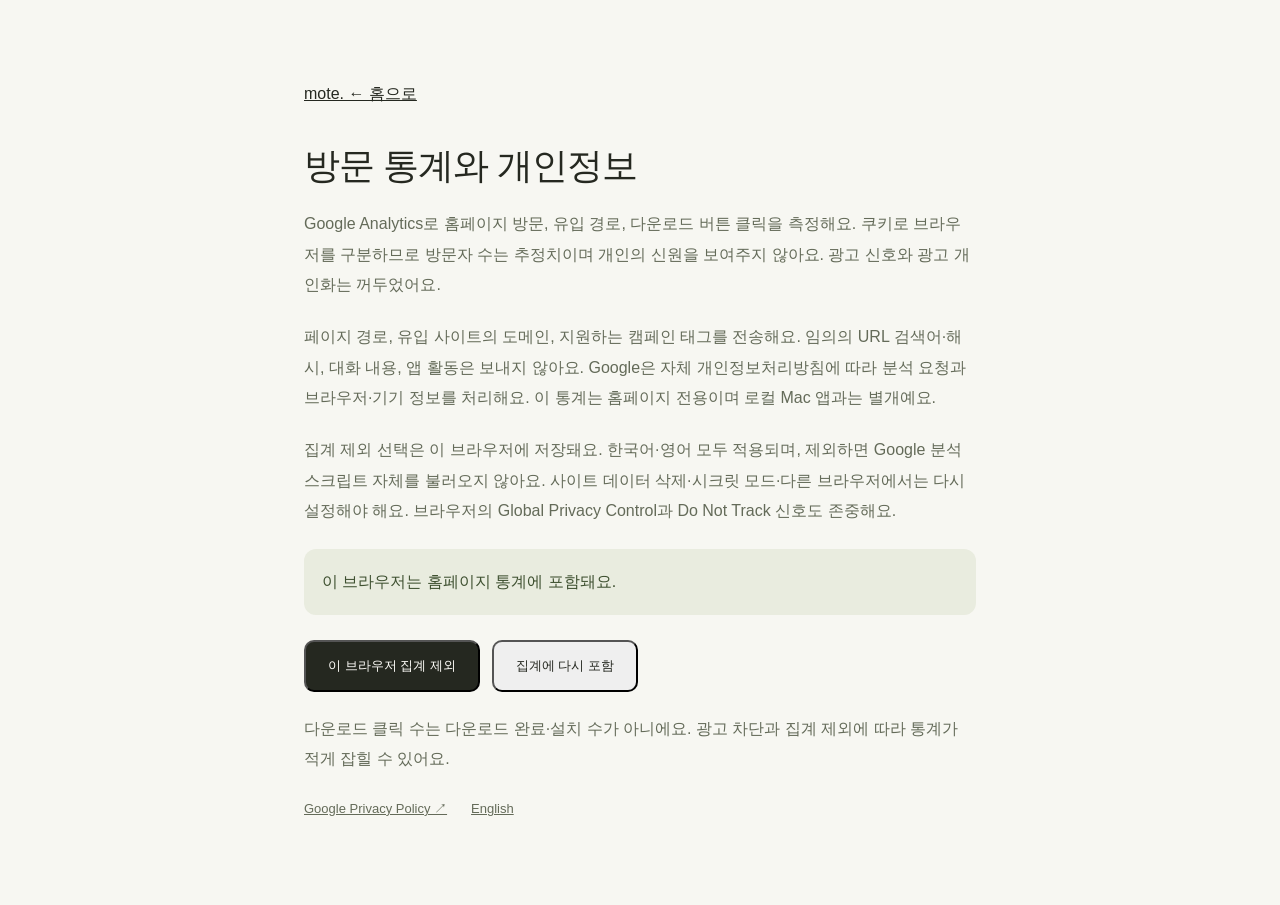
<file: website/analytics.html>
<!doctype html><html lang="ko"><head><meta charset="utf-8"><meta name="viewport" content="width=device-width,initial-scale=1"><meta name="robots" content="noindex"><title>방문 통계와 개인정보 — Mote</title><link rel="stylesheet" href="style-dark-dust.css?v=analytics-1"><script src="analytics.js?v=1" defer></script><style>main{max-width:720px;margin:60px auto;padding:24px}h1{font-size:36px;letter-spacing:-1px}p{line-height:1.9;margin-top:22px;color:#646b59}.choices{display:flex;flex-wrap:wrap;gap:12px;margin-top:25px}.status{background:#e9ecdf;padding:18px;border-radius:12px;color:#3e5030}a{text-decoration:underline}.links{display:flex;gap:24px;font-size:13px}</style></head><body><main data-analytics-settings><a href="./">mote. ← 홈으로</a><h1 style="margin-top:40px">방문 통계와 개인정보</h1><p>Google Analytics로 홈페이지 방문, 유입 경로, 다운로드 버튼 클릭을 측정해요. 쿠키로 브라우저를 구분하므로 방문자 수는 추정치이며 개인의 신원을 보여주지 않아요. 광고 신호와 광고 개인화는 꺼두었어요.</p><p>페이지 경로, 유입 사이트의 도메인, 지원하는 캠페인 태그를 전송해요. 임의의 URL 검색어·해시, 대화 내용, 앱 활동은 보내지 않아요. Google은 자체 개인정보처리방침에 따라 분석 요청과 브라우저·기기 정보를 처리해요. 이 통계는 홈페이지 전용이며 로컬 Mac 앱과는 별개예요.</p><p>집계 제외 선택은 이 브라우저에 저장돼요. 한국어·영어 모두 적용되며, 제외하면 Google 분석 스크립트 자체를 불러오지 않아요. 사이트 데이터 삭제·시크릿 모드·다른 브라우저에서는 다시 설정해야 해요. 브라우저의 Global Privacy Control과 Do Not Track 신호도 존중해요.</p><p class="status" data-analytics-status aria-live="polite">브라우저 설정 확인 중…</p><div class="choices"><button type="button" class="button dark" data-analytics-choice="exclude">이 브라우저 집계 제외</button><button type="button" class="button" data-analytics-choice="include">집계에 다시 포함</button></div><p>다운로드 클릭 수는 다운로드 완료·설치 수가 아니에요. 광고 차단과 집계 제외에 따라 통계가 적게 잡힐 수 있어요.</p><p class="links"><a href="https://policies.google.com/privacy">Google Privacy Policy ↗</a><a href="en/analytics.html">English</a></p></main></body></html>
</file>
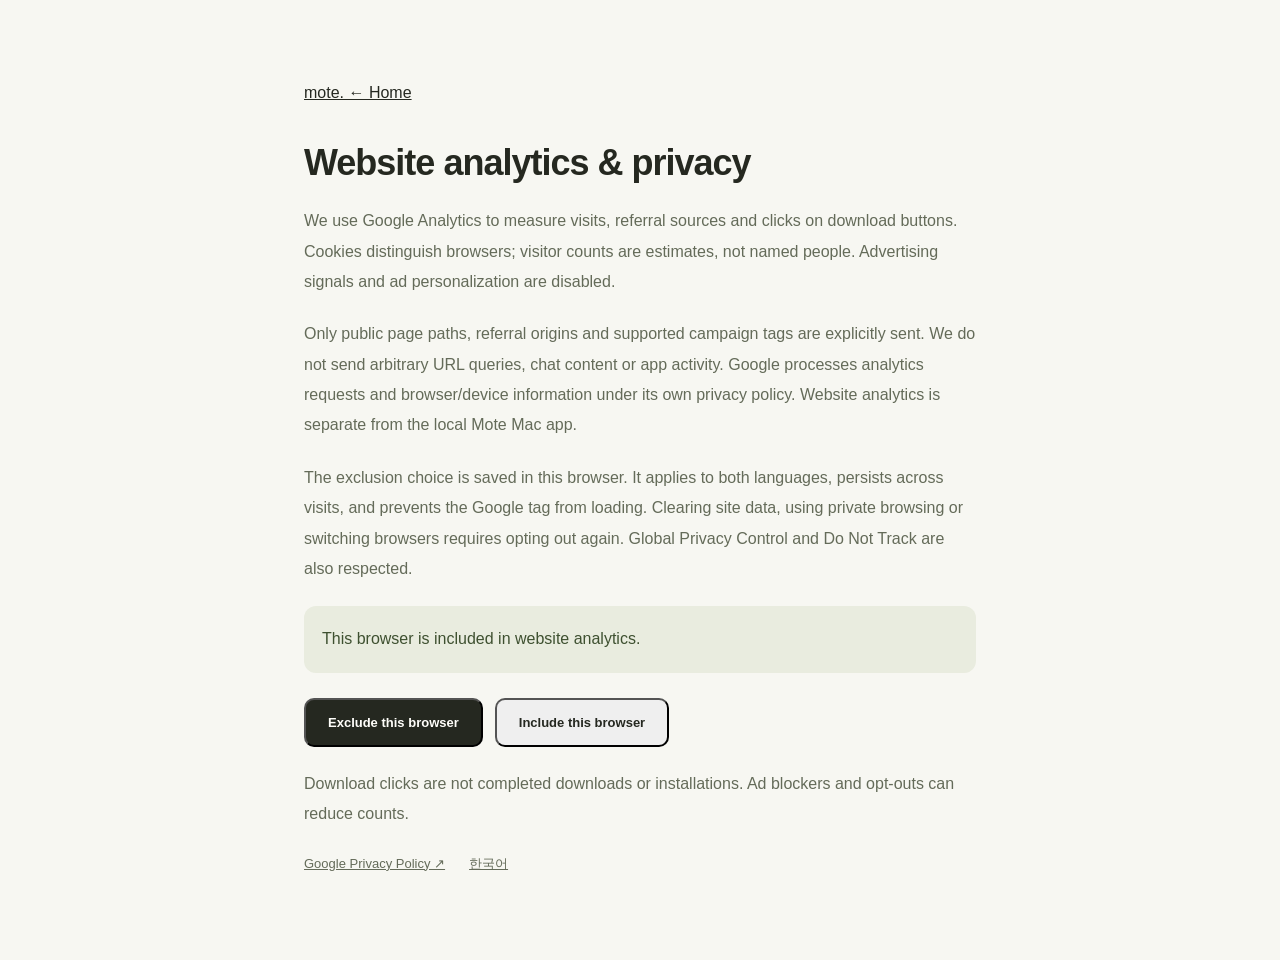
<file: website/en/analytics.html>
<!doctype html><html lang="en"><head><meta charset="utf-8"><meta name="viewport" content="width=device-width,initial-scale=1"><meta name="robots" content="noindex"><title>Website analytics & privacy — Mote</title><link rel="stylesheet" href="../style-dark-dust.css?v=analytics-1"><script src="../analytics.js?v=1" defer></script><style>main{max-width:720px;margin:60px auto;padding:24px}h1{font-size:36px;letter-spacing:-1px}p{line-height:1.9;margin-top:22px;color:#646b59}.choices{display:flex;flex-wrap:wrap;gap:12px;margin-top:25px}.status{background:#e9ecdf;padding:18px;border-radius:12px;color:#3e5030}a{text-decoration:underline}.links{display:flex;gap:24px;font-size:13px}</style></head><body><main data-analytics-settings><a href="./">mote. ← Home</a><h1 style="margin-top:40px">Website analytics & privacy</h1><p>We use Google Analytics to measure visits, referral sources and clicks on download buttons. Cookies distinguish browsers; visitor counts are estimates, not named people. Advertising signals and ad personalization are disabled.</p><p>Only public page paths, referral origins and supported campaign tags are explicitly sent. We do not send arbitrary URL queries, chat content or app activity. Google processes analytics requests and browser/device information under its own privacy policy. Website analytics is separate from the local Mote Mac app.</p><p>The exclusion choice is saved in this browser. It applies to both languages, persists across visits, and prevents the Google tag from loading. Clearing site data, using private browsing or switching browsers requires opting out again. Global Privacy Control and Do Not Track are also respected.</p><p class="status" data-analytics-status aria-live="polite">Checking preference…</p><div class="choices"><button type="button" class="button dark" data-analytics-choice="exclude">Exclude this browser</button><button type="button" class="button" data-analytics-choice="include">Include this browser</button></div><p>Download clicks are not completed downloads or installations. Ad blockers and opt-outs can reduce counts.</p><p class="links"><a href="https://policies.google.com/privacy">Google Privacy Policy ↗</a><a href="../analytics.html">한국어</a></p></main></body></html>
</file>
<file: website/style-dark-dust.css>
:root{--bg:#f7f7f2;--ink:#252820;--muted:#797c71;--olive:#687454;--line:#dedfd5;--soft:#edeee6;--paper:#fffefa;--radius:24px;font-family:-apple-system,BlinkMacSystemFont,"Apple SD Gothic Neo","Noto Sans KR",sans-serif;color:var(--ink);background:var(--bg);font-synthesis:none;scroll-behavior:smooth}*{box-sizing:border-box}body{margin:0}a{color:inherit;text-decoration:none}button{font:inherit;color:inherit;cursor:pointer}button,a{-webkit-tap-highlight-color:transparent}button:focus-visible,a:focus-visible,summary:focus-visible{outline:3px solid #8d9b77;outline-offset:5px}h1,h2,h3,p{margin:0}img{max-width:100%;height:auto}.wrap{width:min(1080px,calc(100% - 80px));margin-inline:auto}.nav{height:104px;display:flex;align-items:center;justify-content:space-between}.brand{font-size:25px;font-weight:750;letter-spacing:-1.3px;display:flex;align-items:center;gap:9px}.brand>span{color:var(--olive);margin-left:-7px}.brand img{border-radius:7px}.nav nav{display:flex;align-items:center;gap:30px;font-size:13px;color:#65695e}.nav-start{padding:10px 17px;border:1px solid var(--line);border-radius:25px}.nav-start span{margin-left:12px}.hero{position:relative;padding-top:96px;padding-bottom:88px;min-height:640px}.eyebrow,.overline{font-family:ui-monospace,SFMono-Regular,Menlo,monospace;font-size:10px;letter-spacing:1.6px;font-weight:500}.eyebrow{display:flex;align-items:center;gap:8px;color:var(--olive);margin-bottom:27px}.live-dot{display:inline-block;width:5px;height:5px;border-radius:50%;background:var(--olive);flex-shrink:0}h1{font-size:clamp(44px,5.7vw,72px);font-weight:650;line-height:1.17;letter-spacing:-4px;position:relative;z-index:2}.period{color:var(--olive)}.hero-copy{font-size:16px;line-height:1.9;color:#777a70;margin-top:27px}.hero-copy strong{font-weight:500;color:var(--ink)}.hero-actions{display:flex;align-items:center;gap:25px;margin-top:31px}.button{padding:15px 22px;border-radius:10px;display:inline-flex;justify-content:center;align-items:center;gap:28px;font-size:13px;font-weight:550;transition:transform .2s,background .2s}.button:hover{transform:translateY(-2px)}.button.dark{background:var(--ink);color:var(--paper)}.button.dark:hover{background:#414638}.text-link{font-size:12px;display:inline-flex;gap:13px;align-items:center}.text-link:hover{text-decoration:underline;text-underline-offset:5px}.hero-note{font-size:10px;color:var(--muted);margin-top:16px}.hero-art{position:absolute;right:30px;top:140px;width:320px;height:330px}.fairy{position:relative;background:#30352b;border-radius:44% 49% 46% 45%;color:#30352b;isolation:isolate}.fairy:before{content:"";position:absolute;inset:-7%;z-index:-1;background:currentColor;clip-path:polygon(50% 0,60% 5%,72% 3%,79% 11%,89% 17%,90% 27%,98% 36%,95% 46%,100% 57%,94% 66%,94% 77%,83% 82%,78% 93%,65% 94%,55% 100%,44% 96%,31% 98%,23% 89%,12% 85%,10% 74%,2% 66%,5% 54%,0 44%,7% 34%,7% 22%,18% 17%,24% 7%,37% 7%)}.hero-fairy{width:160px;height:146px;top:50px;left:70px;transform:rotate(-8deg);animation:float 4s ease-in-out infinite}.eye{position:absolute;top:35%;width:18%;height:27%;background:#f7f7ee;border-radius:50%}.eye.left{left:23%}.eye.right{left:58%}.eye:after{content:"";position:absolute;width:30%;height:40%;background:#30352b;border-radius:50%;top:30%;left:43%}.mouth{position:absolute;left:45%;top:70%;width:13%;height:6%;border-bottom:3px solid #f7f7ee;border-radius:50%}.arm{position:absolute;width:7%;height:43%;border-radius:10px;background:currentColor;top:55%;transform-origin:50% 0}.arm.left{left:2%;transform:rotate(46deg)}.arm.right{right:0;transform:rotate(-46deg)}.ground{position:absolute;top:256px;left:82px;width:142px;height:6px;background:#dedfd4;border-radius:50%}.art-note{position:absolute;top:287px;left:57px;font-size:11px;color:var(--muted);transform:rotate(-5deg)}.section-top{display:flex;justify-content:space-between;align-items:flex-end;margin-bottom:35px}.overline{display:block;color:var(--olive);margin-bottom:18px}h2{font-size:37px;font-weight:600;letter-spacing:-1.7px;line-height:1.35}.section-top>p{color:var(--muted);font-size:13px;line-height:1.8}.demo-section{padding-top:50px}.demo-stage{background:#d9ddd2;border:1px solid #d2d6ca;border-radius:20px;overflow:hidden}.desktop-top{height:39px;background:#e8eae2;display:flex;align-items:center;justify-content:space-between;padding:0 22px;font-size:10px;color:#43483d}.desktop-right{display:flex;gap:8px;align-items:center}.fake-clock{margin-left:20px}.menu-fairy,.mini-dust{display:inline-flex;align-items:center;justify-content:center;width:23px;height:18px;background:#33382e;color:#f7f7f2;border-radius:43% 49% 46% 43%;letter-spacing:2px;padding-left:2px;font-weight:700}.desktop-content{min-height:515px;position:relative;padding:40px;display:flex;justify-content:flex-end;align-items:center;background:radial-gradient(ellipse at 18% 90%,#e2ded1 0,transparent 55%)}.background-window{position:absolute;left:55px;top:72px;width:59%;height:341px;border-radius:12px;background:#f5f5ed;border:1px solid #fdfdf7;opacity:.77}.window-dots{display:flex;gap:5px;padding:13px;border-bottom:1px solid #e6e7df}.window-dots i{width:7px;height:7px;background:#cbcdc2;border-radius:50%}.background-code{padding:34px 32px}.background-code>span{font-size:20px;font-weight:550;color:#63695b}.background-code p{font-size:12px;color:#969b8d;margin-top:18px}.code-lines{height:37px;width:68%;border-top:5px solid #e6e7de;border-bottom:5px solid #e6e7de;margin-top:32px}.product-window{position:relative;width:355px;max-width:100%;padding:21px;background:#eeefe9ed;backdrop-filter:blur(20px);border:1px solid #ffffffb0;border-radius:17px;box-shadow:0 15px 35px #26331b18}.product-head{display:flex;align-items:center;gap:12px}.product-head b{font-size:19px;letter-spacing:-.8px}.product-head>span{font-size:8px;color:#82877a;display:flex;gap:4px;align-items:center}.product-head>span:last-child{margin-left:auto;font-size:18px}.product-intro{display:flex;justify-content:space-between;align-items:center;padding:21px 0}.product-intro small{font-size:9px;color:#8b8e82}.product-intro h3{font-size:23px;font-weight:600;letter-spacing:-1px;line-height:1.35;margin-top:6px}.product-fairy{width:52px;height:48px;margin-right:16px;animation:typing .4s steps(2) infinite}.product-fairy .mouth{border-width:1px}.envelope{display:none;position:absolute;right:-15px;bottom:-6px;font-size:26px;color:var(--olive)}.product-list-label{display:flex;justify-content:space-between;color:#7e8375;font-size:9px;margin-bottom:11px}.product-list-label>span:last-child{color:#9b9e92;font-size:8px}.product-row{display:flex;align-items:center;gap:10px;padding:13px 10px;background:#dfe2d73d;border-radius:10px;margin-top:6px}.product-row>div{flex:1;min-width:0}.product-row b{display:block;font-size:11px;font-weight:550}.product-row small{display:block;font-size:9px;color:#92978a;margin-top:4px}.product-row>span:last-child{color:#92978a;font-size:11px}.status-icon{display:inline-flex;width:22px;height:22px;justify-content:center;align-items:center;color:var(--olive);font-size:13px}.spinner:before,.tiny-ring{content:"";width:12px;height:12px;border:1.5px solid #9fa78d66;border-top-color:var(--olive);border-radius:50%;animation:spin 1.4s linear infinite}.muted-row{opacity:.7}.request-reason{font-size:10px;line-height:1.8;padding:12px 10px 0;color:var(--olive)}.product-foot{margin-top:18px;border-top:1px solid #d9ddcf;padding-top:12px;display:flex;justify-content:space-between;font-size:8px;color:#8d9384}.demo-toolbar{display:flex;justify-content:center;gap:5px;padding:16px;background:#e9ece3;flex-wrap:wrap}.demo-toolbar button{border:0;background:transparent;border-radius:7px;padding:10px 20px;font-size:11px;color:#727b66;min-height:39px}.demo-toolbar button[aria-pressed=true]{background:#fffef9;color:#3c4630;box-shadow:0 1px 4px #26331b0c}.demo-toolbar button:hover{background:#f6f7f1}.demo-disclaimer{text-align:center;font-size:10px;color:#95988d;margin-top:15px}.demo-stage[data-state=approval] .product-fairy{animation:float 2s ease-in-out infinite}.demo-stage[data-state=approval] .product-fairy .arm.right{transform:rotate(-155deg);animation:wave .8s ease-in-out infinite}.demo-stage[data-state=unread] .product-fairy{animation:float 3s ease-in-out infinite}.demo-stage[data-state=unread] .envelope{display:block;animation:typing .8s ease-in-out infinite}.demo-stage[data-state=idle] .product-fairy{animation:none;transform:rotate(8deg)}.demo-stage[data-state=idle] .eye{height:6%;top:45%}.demo-stage[data-state=idle] .eye:after{display:none}.features{padding-top:125px;padding-bottom:100px}.feature{display:grid;grid-template-columns:1fr 1fr;gap:80px;align-items:center;margin-bottom:115px}.feature:last-child{margin-bottom:0}.feature.reverse .feature-copy{order:2}.feature-copy h2{font-size:32px}.feature-copy>p{font-size:13px;line-height:2;color:var(--muted);margin-top:23px}.mini-scene{background:#edeee6;min-height:260px;border-radius:18px;display:flex;flex-direction:column;justify-content:center;align-items:center;padding:24px}.mini-menu{padding:17px 23px;border-radius:11px;background:#f8f9f2;box-shadow:0 8px 25px #29351b08;display:flex;gap:16px;align-items:center;font-size:14px}.divider{width:1px;height:13px;background:#d7dbcd}.mini-dust{animation:typing .6s steps(2) infinite}.note-bubble{margin-top:18px;padding:10px 14px;border-radius:8px;background:#e1e5d7;color:#6f7b5c;font-size:11px}.note-dot,.tiny-dot{display:inline-block;width:5px;height:5px;background:var(--olive);border-radius:50%;margin-right:7px}.scene-caption{font-size:10px;color:#8c9480;margin-top:23px}.conversation-scene{background:#edeee6;border-radius:18px;padding:29px}.scene-heading{font-size:12px;font-weight:550;color:#626d53;margin-bottom:16px}.scene-heading>span{color:#98a087;margin-left:4px}.conversation-scene>div:not(.scene-heading){display:flex;align-items:center;gap:12px;padding:17px 3px;border-bottom:1px solid #dfe3d6}.conversation-scene b{font-weight:500;font-size:12px;flex:1}.conversation-scene small{color:#869176;font-size:10px}.tiny-ring{display:inline-block;flex-shrink:0;margin-right:2px}.tiny-dot{margin-left:4px;margin-right:7px}.tiny-check{font-size:13px;color:#869176;padding-inline:2px}.scene-bottom{display:block;font-size:10px;color:#929a87;margin-top:20px}.displays-scene{position:relative;min-height:270px;display:flex;justify-content:center;align-items:center}.monitor-large{position:absolute;right:12px;top:15px;width:78%;height:180px;border:5px solid #c0c8b0;border-bottom-width:15px;border-radius:11px;background:#ecefe5}.monitor-stand{position:absolute;right:calc(39% - 22px);top:193px;width:45px;height:32px;background:#c0c8b0}.monitor-stand:after{content:"";position:absolute;bottom:0;left:-14px;width:72px;height:6px;border-radius:4px;background:#c0c8b0}.screen-note{position:absolute;right:7px;top:10px;display:flex;gap:8px;align-items:center;padding:10px;background:#f9faf4;border:1px solid #e7eadf;border-radius:9px;box-shadow:0 4px 12px #26331b0b}.screen-note img{width:25px;height:25px;border-radius:5px}.screen-note b{display:block;font-size:9px;font-weight:550}.screen-note small{display:block;font-size:8px;color:#8d9582;margin-top:3px}.screen-pointer{position:absolute;left:58%;top:60%;font-size:20px;color:#606a52}.laptop{position:absolute;left:0;top:128px;width:48%;height:115px}.laptop>div{height:104px;border:4px solid #b0b9a0;border-bottom-width:9px;border-radius:7px;background:#e1e6d8}.laptop>span{position:absolute;bottom:6px;left:-7%;width:114%;height:5px;border-radius:0 0 7px 7px;background:#a7b395}.displays-scene .scene-caption{position:absolute;bottom:0;right:34px}.local-section{background:#e9ecdf;padding:76px 0}.local-inner{display:grid;grid-template-columns:1fr 1fr;gap:80px}.local-inner h2{font-size:39px}.local-copy>p{font-size:16px;line-height:1.8;color:#646d55}.local-copy ul{list-style:none;padding:0;margin:25px 0;display:grid;gap:12px;font-size:12px;color:#667359}.local-copy li:before{content:"✓";margin-right:10px}.local-copy small{font-size:10px;line-height:1.9;color:#929a85}.start{padding-top:115px;text-align:center}.start>h2{font-size:44px;letter-spacing:-2px}.start>p{font-size:14px;line-height:1.9;color:var(--muted);margin-top:24px}.start-options{margin-top:44px;display:grid;grid-template-columns:1fr 1fr;text-align:left;border:1px solid var(--line);border-radius:18px;overflow:hidden;background:#fcfcf6}.start-options>div{padding:34px}.start-options>div+div{border-left:1px solid var(--line);background:#f0f1e9}.release-badge{font-family:ui-monospace,monospace;font-size:9px;letter-spacing:1px;color:var(--olive)}.start-options h3{font-size:19px;font-weight:550;letter-spacing:-.5px;margin-top:17px}.start-options p{font-size:12px;line-height:1.9;color:var(--muted);margin-top:15px}.start-options .button{margin-top:25px}.start-options small{display:block;font-size:9px;color:#929689;line-height:1.8;margin-top:15px}.release-icon{font-size:20px;color:#99a28b}.unavailable{display:inline-flex;padding:13px 17px;margin-top:25px;background:#e3e6d9;border-radius:9px;font-size:12px;color:#88937a}.faq{display:grid;grid-template-columns:1fr 1.5fr;gap:100px;padding-top:125px;padding-bottom:100px}.faq h2{font-size:31px}.faq-list details{border-bottom:1px solid var(--line);padding:18px 0}.faq-list details:first-child{padding-top:0}.faq-list summary{font-size:13px;cursor:pointer;list-style:none;position:relative;padding-right:28px}.faq-list summary::-webkit-details-marker{display:none}.faq-list summary:after{content:"+";position:absolute;right:0;color:#838c75;font-size:18px;top:-4px}.faq-list details[open] summary:after{content:"−"}.faq-list p{font-size:12px;line-height:1.9;color:var(--muted);padding-top:17px}.outro{text-align:center;padding:60px 0 96px;border-top:1px solid var(--line)}.outro-fairy{width:38px;height:35px;margin:0 auto 28px;animation:float 4s ease-in-out infinite}.outro-fairy .mouth{border-width:1px}.outro h2{font-size:29px;letter-spacing:-1px}.outro .text-link{margin-top:24px;color:var(--olive)}.footer{display:flex;gap:24px;align-items:center;border-top:1px solid var(--line);padding-top:25px;padding-bottom:30px;color:var(--muted);font-size:10px;flex-wrap:wrap}.footer .brand{font-size:20px;color:var(--ink)}.footer>a:nth-of-type(2){margin-left:auto}.footer small{font-size:9px;width:100%;text-align:right;opacity:.7}.sr-only{position:absolute;width:1px;height:1px;padding:0;margin:-1px;overflow:hidden;clip:rect(0,0,0,0);white-space:nowrap;border:0}.skip-link{position:absolute;top:-80px;left:20px;padding:12px;background:var(--paper);z-index:99}.skip-link:focus{top:10px}@keyframes float{0%,100%{translate:0 0}50%{translate:0 -9px}}@keyframes typing{0%,100%{translate:0 0}50%{translate:0 -2px}}@keyframes spin{to{transform:rotate(360deg)}}@keyframes wave{0%,100%{rotate:0deg}50%{rotate:15deg}}@media(max-width:900px){.wrap{width:calc(100% - 48px)}.hero-art{right:0;width:260px;transform:scale(.85);transform-origin:right center}.hero{min-height:615px}.hero h1{font-size:55px;letter-spacing:-3px}.feature{gap:45px}.feature-copy h2{font-size:28px}.feature-copy>p br{display:none}.faq{gap:50px}.start-options>div{padding:26px}.desktop-content{padding:32px}.product-window{width:335px}.background-window{left:30px}.local-inner{gap:40px}.hero-copy{font-size:14px}}@media(max-width:640px){.wrap{width:calc(100% - 36px)}.nav{height:80px}.nav nav{gap:15px}.nav nav>a:first-child{display:none}.nav nav a{font-size:11px}.nav-start{padding:9px 12px}.brand{font-size:23px}.hero{padding-top:58px;padding-bottom:35px;min-height:auto}.hero h1{font-size:43px;letter-spacing:-2.5px;line-height:1.25}.eyebrow{font-size:8px;letter-spacing:1.2px;margin-bottom:23px}.hero-copy{font-size:13px;margin-top:22px}.hero-actions{gap:18px;margin-top:25px}.button{padding:14px 17px;font-size:12px;gap:20px}.text-link{font-size:10px}.hero-note{font-size:9px}.hero-art{position:relative;top:auto;right:auto;height:225px;width:100%;transform:none;margin-top:28px}.hero-fairy{width:100px;height:92px;left:calc(50% - 50px);top:38px}.ground{top:171px;left:calc(50% - 55px);width:110px;height:4px}.art-note{top:195px;left:calc(50% - 73px);font-size:10px}.demo-section{padding-top:35px}.section-top{display:block;margin-bottom:26px}.section-top>p{margin-top:17px;font-size:12px}.section-top>p br{display:none}.section-top h2{font-size:28px}.overline{font-size:8px;margin-bottom:15px}.desktop-left{display:none}.desktop-top{justify-content:flex-end;padding:0 13px;height:33px}.desktop-content{min-height:426px;padding:23px 14px}.background-window{display:none}.product-window{width:100%;max-width:355px;margin:auto;padding:18px}.product-intro h3{font-size:22px}.product-window small{font-size:10px}.product-row b{font-size:12px}.product-row small{font-size:10px}.product-list-label{font-size:10px}.product-foot{font-size:9px}.demo-toolbar{padding:12px 7px;gap:1px}.demo-toolbar button{font-size:10px;padding:10px 12px;min-height:42px}.demo-disclaimer{font-size:9px;line-height:1.8;max-width:260px;margin:12px auto 0}.features{padding-top:85px;padding-bottom:70px}.feature{grid-template-columns:1fr;gap:30px;margin-bottom:80px}.feature.reverse .feature-copy{order:0}.feature-copy h2{font-size:29px}.feature-copy>p{font-size:12px;margin-top:18px}.feature-copy>p br{display:none}.mini-scene{min-height:230px}.conversation-scene{padding:25px}.displays-scene{min-height:260px}.monitor-large{right:10px;width:75%}.screen-note{padding:8px}.local-section{padding:58px 0}.local-inner{grid-template-columns:1fr;gap:30px}.local-inner h2{font-size:32px}.local-copy>p{font-size:14px}.local-copy small{font-size:10px}.start{padding-top:75px}.start>h2{font-size:35px}.start>p{font-size:12px}.start-options{grid-template-columns:1fr;margin-top:30px}.start-options>div{padding:28px}.start-options>div+div{border-left:0;border-top:1px solid var(--line)}.start-options small{font-size:10px}.faq{grid-template-columns:1fr;gap:28px;padding-top:75px;padding-bottom:70px}.faq-list summary{font-size:12px;min-height:24px}.outro{padding-top:45px;padding-bottom:65px}.outro h2{font-size:25px}.footer{gap:15px;font-size:9px}.footer small{text-align:left}.footer .brand{font-size:19px}}@media(prefers-reduced-motion:reduce){*{animation:none!important;transition:none!important;scroll-behavior:auto!important}}

.fairy:before{clip-path:none;background:radial-gradient(circle at 91.0% 50.0%,currentColor 0 8%,transparent 8.4%),radial-gradient(circle at 87.88% 65.69%,currentColor 0 8%,transparent 8.4%),radial-gradient(circle at 78.99% 78.99%,currentColor 0 8%,transparent 8.4%),radial-gradient(circle at 65.69% 87.88%,currentColor 0 8%,transparent 8.4%),radial-gradient(circle at 50.0% 91.0%,currentColor 0 8%,transparent 8.4%),radial-gradient(circle at 34.31% 87.88%,currentColor 0 8%,transparent 8.4%),radial-gradient(circle at 21.01% 78.99%,currentColor 0 8%,transparent 8.4%),radial-gradient(circle at 12.12% 65.69%,currentColor 0 8%,transparent 8.4%),radial-gradient(circle at 9.0% 50.0%,currentColor 0 8%,transparent 8.4%),radial-gradient(circle at 12.12% 34.31%,currentColor 0 8%,transparent 8.4%),radial-gradient(circle at 21.01% 21.01%,currentColor 0 8%,transparent 8.4%),radial-gradient(circle at 34.31% 12.12%,currentColor 0 8%,transparent 8.4%),radial-gradient(circle at 50.0% 9.0%,currentColor 0 8%,transparent 8.4%),radial-gradient(circle at 65.69% 12.12%,currentColor 0 8%,transparent 8.4%),radial-gradient(circle at 78.99% 21.01%,currentColor 0 8%,transparent 8.4%),radial-gradient(circle at 87.88% 34.31%,currentColor 0 8%,transparent 8.4%),radial-gradient(ellipse at center,currentColor 0 61%,transparent 61.4%)}
/* Website-only hand-drawn mascot, inspired by the original Mote sketch. */
.fairy{background:transparent;border-radius:0;color:#44463f}
.fairy:before{inset:-12% -23%;z-index:0;background:url('assets/mote-dust-soft.svg') center/contain no-repeat;clip-path:none}
.fairy>.eye,.fairy>.mouth,.fairy>.arm{display:none}
.hero-fairy{transform:rotate(-4deg)}
.product-fairy{width:68px;height:59px;margin-right:12px;animation:float 3.6s ease-in-out infinite}
.outro-fairy{width:72px;height:64px}
.demo-stage[data-state=approval] .product-fairy{animation:sketch-nudge 1.2s ease-in-out infinite}
@keyframes sketch-nudge{0%,100%{rotate:-5deg;translate:0 0}50%{rotate:5deg;translate:0 -4px}}
@media(prefers-reduced-motion:reduce){.fairy{animation:none!important}}

.demo-stage[data-state=idle] .product-fairy:before{background-image:url('assets/mote-dust-sleep.svg')}
.demo-stage[data-state=idle] .product-fairy{animation:dust-breathe 4s ease-in-out infinite;transform:rotate(8deg)}
@keyframes dust-breathe{0%,100%{scale:1;translate:0 0}50%{scale:1.035;translate:0 -2px}}

.demo-stage[data-state=idle] .product-fairy:before{animation:sleep-mouth 1.6s steps(1,end) infinite}
@keyframes sleep-mouth{0%,100%{background-image:url('assets/mote-dust-sleep-0.svg')}25%,75%{background-image:url('assets/mote-dust-sleep-1.svg')}50%{background-image:url('assets/mote-dust-sleep-2.svg')}}
@media(prefers-reduced-motion:reduce){.demo-stage[data-state=idle] .product-fairy:before{animation:none}}

.language-switch{font-weight:600;border-bottom:1px solid currentColor;padding-block:4px}html[lang=en] .hero h1{letter-spacing:-2.8px;font-size:clamp(44px,5vw,65px)}html[lang=en] .feature-copy h2{letter-spacing:-1px}html[lang=en] .hero-copy{max-width:560px} @media(max-width:640px){.nav nav .language-switch:first-child{display:inline-flex}.nav nav>a[href="#how"]{display:none}html[lang=en] .hero h1{font-size:44px}}
/* Current compact app layout and release features. */
.demo-toolbar{flex-wrap:wrap}.product-window{padding:22px}.product-row .demo-open{font-size:10px;white-space:nowrap;color:var(--olive)}.product-row>div{min-width:0}.request-reason{margin:4px 0 0!important;font-size:10px!important}.demo-stage[data-state=approval] #demo-status-icon{color:#a54b06;background:#f5e9db}.demo-stage[data-state=answer] #demo-status-icon{color:#195c69;background:#e1ebed}.demo-stage[data-state=offline] #demo-connection{color:#a54b06}.demo-usage{padding:13px 0;border-bottom:1px solid var(--line);font-size:10px;color:var(--muted)}.demo-usage summary{cursor:pointer}.demo-usage summary span{float:right}.demo-usage p{margin-top:10px;font-size:9px}.demo-usage progress{width:100%;height:5px;accent-color:var(--olive)}.extras{padding-bottom:100px}.extras h2{font-size:36px;line-height:1.25;letter-spacing:-1px}.extras-grid{display:grid;grid-template-columns:repeat(3,1fr);gap:38px;margin-top:40px}.extras-grid article>span{font-size:23px;color:var(--olive)}.extras-grid h3{font-size:16px;margin-top:16px;font-weight:600}.extras-grid p{font-size:12px;line-height:1.9;color:var(--muted);margin-top:12px}.extras-note{font-size:10px;line-height:1.9;color:var(--muted);margin-top:35px;max-width:760px}@media(max-width:700px){.extras-grid{grid-template-columns:1fr 1fr;gap:28px}.extras h2{font-size:29px}.product-row .demo-open{font-size:9px}.product-window{padding:18px}.extras{padding-bottom:65px}}@media(max-width:420px){.extras-grid{grid-template-columns:1fr}.demo-toolbar button{padding:9px}.product-intro h3{font-size:20px}}
.fairy-badge{position:absolute;right:-20px;top:5px;font-size:24px;font-weight:700;color:var(--ink)}.fairy-badge[hidden]{display:none}.demo-stage[data-state=answer] .fairy-badge{color:#195c69}.demo-stage[data-state=approval] .fairy-badge{color:#a54b06}
/* Clear product story, with the original dust companion intact. */
.hero{padding-top:78px;min-height:600px;padding-bottom:65px}.hero h1{font-size:clamp(40px,4.7vw,60px);letter-spacing:-2.8px;line-height:1.25}.hero-copy{font-size:16px;line-height:1.85}.hero-trust{display:flex;flex-wrap:wrap;gap:18px;margin-top:25px;font-size:11px;color:#606750}.hero-trust span:before{content:'✓';margin-right:6px;color:var(--olive)}.hero-art{right:0;top:110px}.hero-whisper{position:absolute;top:4px;left:2px;display:flex;align-items:center;gap:9px;padding:14px 17px;background:var(--paper);border:1px solid var(--line);border-radius:13px;box-shadow:0 8px 25px #26331b08;transform:rotate(3deg);white-space:nowrap}.hero-whisper b{display:block;font-size:12px;font-weight:550}.hero-whisper small{display:block;font-size:10px;color:var(--muted);margin-top:6px}.whisper-dot{width:7px;height:7px;background:#426f6c;border-radius:50%}.hero-fairy{top:100px}.ground{top:275px}.art-note{top:303px}.flow-strip{display:grid;grid-template-columns:repeat(3,1fr);gap:28px;padding:26px 0;border-top:1px solid var(--line);border-bottom:1px solid var(--line)}.flow-strip article{display:flex;gap:15px}.flow-strip article>span{font-family:ui-monospace,monospace;font-size:11px;color:var(--olive);padding-top:4px}.flow-strip h2{font-size:15px;letter-spacing:-.3px;line-height:1.5}.flow-strip p{font-size:11px;color:var(--muted);margin-top:7px;line-height:1.7}.demo-section{padding-top:80px}.demo-toast{position:absolute;left:30px;bottom:35px;display:flex;align-items:center;gap:12px;background:#fffefaed;backdrop-filter:blur(16px);border:1px solid #ffffffb0;border-radius:13px;box-shadow:0 9px 25px #26331b12;padding:15px;max-width:300px;z-index:3;animation:toast-in .25s ease-out}.demo-toast[hidden]{display:none}.demo-toast>span:first-child{display:grid;place-items:center;width:30px;height:30px;background:#f5e9db;color:#954e1c;border-radius:9px;font-weight:600}.demo-toast b{font-size:12px;font-weight:550;display:block}.demo-toast small{display:block;font-size:11px;color:#6a6f63;margin-top:5px}.toast-hint{margin-left:14px;color:var(--olive)}.demo-stage[data-state=answer] .demo-toast>span:first-child{background:#e1ebed;color:#195c69}.trust-grid{display:grid;grid-template-columns:repeat(3,1fr);gap:40px;border-top:1px solid #d5dac9;margin-top:40px;padding-top:32px}.trust-grid article>span{color:var(--olive);font-size:20px}.trust-grid h3{font-size:15px;font-weight:600;margin-top:12px}.trust-grid p{font-size:12px;line-height:1.85;color:#667056;margin-top:10px}.install-steps{list-style:decimal;margin:20px 0 0;padding-left:20px;color:#59614f;font-size:12px;line-height:1.85}.install-steps li+li{margin-top:12px}.start-options .update-detail{padding-top:16px;border-top:1px solid var(--line);margin-top:22px}.release-note .text-link{margin-top:16px;font-size:12px;color:var(--olive)}html[lang=en] .hero h1{font-size:clamp(38px,4.3vw,55px);letter-spacing:-2px;max-width:730px}html[lang=en] .hero-art{right:-15px;transform:scale(.85);transform-origin:right center}@keyframes toast-in{from{opacity:0;translate:0 7px}to{opacity:1;translate:0 0}}
@media(max-width:900px){.hero h1{font-size:46px}.hero-art{width:250px;transform:scale(.8)}.hero-copy{font-size:14px}.hero-trust{gap:10px;font-size:10px}.flow-strip{gap:18px}.flow-strip article{gap:9px}.flow-strip p{font-size:10px}.demo-toast{left:18px;bottom:18px;max-width:250px}.trust-grid{gap:25px}html[lang=en] .hero h1{font-size:43px;max-width:540px}html[lang=en] .hero-art{transform:scale(.7);right:0}}
@media(max-width:640px){.hero{padding-top:45px;padding-bottom:30px}.hero h1{font-size:clamp(31px,8vw,44px);letter-spacing:-1.8px}.hero-copy{font-size:13px}.hero-trust{gap:12px;font-size:10px}.hero-art,html[lang=en] .hero-art{width:100%;height:245px;top:auto;right:auto;transform:none;margin-top:35px}.hero-whisper{top:0;left:50%;transform:translateX(-50%) rotate(3deg);padding:12px 16px}.hero-fairy{top:85px}.ground{top:204px}.art-note{top:224px}.flow-strip{grid-template-columns:1fr;gap:22px;padding:27px 0}.flow-strip article{gap:16px}.flow-strip h2{font-size:14px}.flow-strip p{font-size:12px;margin-top:4px}.demo-section{padding-top:55px}.demo-toast{position:relative;left:auto;bottom:auto;margin:0 auto 15px;max-width:100%;width:355px}.desktop-content{display:flex;flex-direction:column}.product-window{flex-shrink:0}.trust-grid{grid-template-columns:1fr;gap:25px}.trust-grid p{font-size:12px}.install-steps{font-size:12px}html[lang=en] .hero h1{font-size:clamp(30px,7.5vw,43px);letter-spacing:-1.4px}}
.local-copy .text-link{margin-top:20px;color:#4e5e3d}.local-copy small{display:block;margin-top:16px}
/* 0.4.7: the same dust, with a clearer, quieter product story. */
.position-note{padding-top:22px;color:var(--muted);font-size:12px;line-height:1.9}.position-note strong{font-weight:500;color:#566247;display:block}
.hero h1{font-size:clamp(35px,4.3vw,55px);letter-spacing:-2.4px;max-width:780px}.hero-copy{max-width:630px}
html[lang=en] .hero h1{font-size:clamp(34px,3.9vw,50px);max-width:740px}
.notice-scene,.connection-scene{padding:30px 26px;background:var(--soft);border-radius:18px}.notice-scene .scene-heading{display:block;font-size:10px;letter-spacing:1px;font-weight:500}.notice-example{display:flex;gap:13px;align-items:center;padding:18px 0;border-bottom:1px solid #d8ddce}.notice-example>span{font-size:21px;color:var(--olive);width:24px}.notice-example b{display:block;font-size:13px;font-weight:550}.notice-example small{display:block;font-size:11px;color:var(--muted);margin-top:6px}.attention-example>span{color:#a54b06}.notice-scene>p,.connection-scene>p{font-size:11px;color:var(--muted);line-height:1.8;margin-top:20px}
.connection-scene>div{display:grid;grid-template-columns:8px 1fr;column-gap:12px;row-gap:6px;padding:17px 0;border-bottom:1px solid #d8ddce}.connection-scene b{font-size:13px;font-weight:550}.connection-scene small{grid-column:2;font-size:11px;color:var(--muted)}.connection-dot{width:6px;height:6px;border-radius:50%;background:var(--olive);margin-top:5px}.connection-dot.uncertain{background:#a54b06}
.release-strip{display:flex;align-items:center;gap:24px;padding:22px 0;border-block:1px solid var(--line);margin-bottom:85px;flex-wrap:wrap}.release-strip>p{font-size:12px;line-height:1.8;color:var(--muted);flex:1;min-width:230px}.release-strip .text-link{color:var(--olive);white-space:nowrap}
.product-list-label[hidden]{display:none}#demo-quiet-label{margin-top:16px}.product-list-label{color:#5e6655}.product-row small{color:#626d5b}.product-foot{color:#67715d}.request-reason{padding:0!important;color:#626d5b}.demo-stage[data-state=unknown] #demo-connection{color:#a54b06}.demo-stage:is([data-state=unknown],[data-state=offline]) .product-fairy{animation:none;transform:rotate(-5deg)}.demo-stage:is([data-state=unread],[data-state=batch]) .envelope{display:block}.demo-stage[data-state=batch] .product-fairy{animation:float 3s ease-in-out infinite}.demo-stage[data-state=idle] .menu-fairy{animation:none}.demo-stage[data-state=working] .menu-fairy{animation:typing .6s steps(2) infinite}
@media(max-width:900px) and (min-width:641px){.hero h1{font-size:39px;max-width:650px}.hero-copy{max-width:520px}html[lang=en] .hero h1{font-size:36px;max-width:610px}.hero-art,html[lang=en] .hero-art{top:200px;transform:scale(.65);right:0}.hero{min-height:650px}}
@media(max-width:640px){.hero h1,html[lang=en] .hero h1{font-size:clamp(29px,7.4vw,42px);letter-spacing:-1.6px}.hero-copy br{display:none}.hero-copy{max-width:360px}.hero-art,html[lang=en] .hero-art{top:auto;transform:none}.position-note{font-size:11px}.notice-scene,.connection-scene{padding:24px}.release-strip{gap:12px;margin-bottom:65px}.release-strip>p{min-width:100%;font-size:12px}.product-head{gap:8px}#demo-connection{font-size:9px}.product-intro h3{font-size:21px}.product-intro>div:first-child{min-width:0}.product-fairy{flex-shrink:0}.demo-toolbar button{padding:10px 11px}}
</file>
